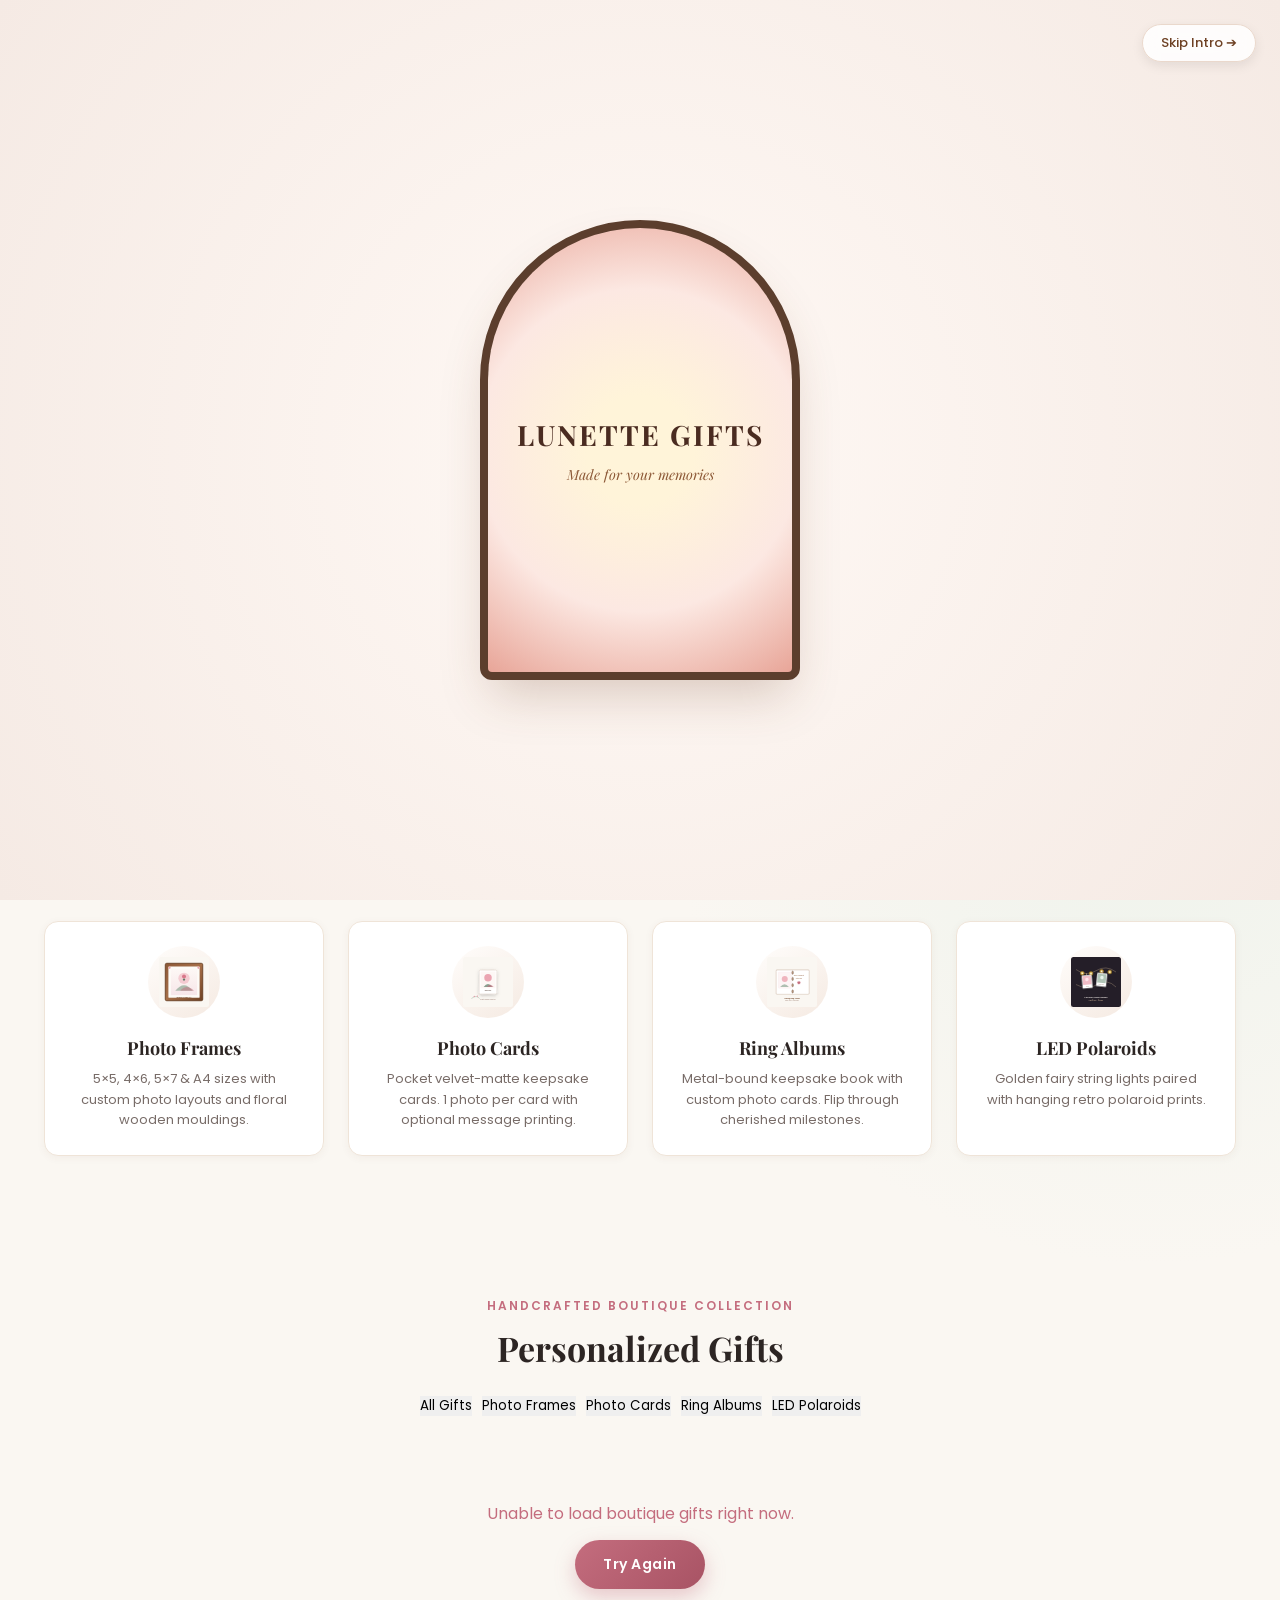
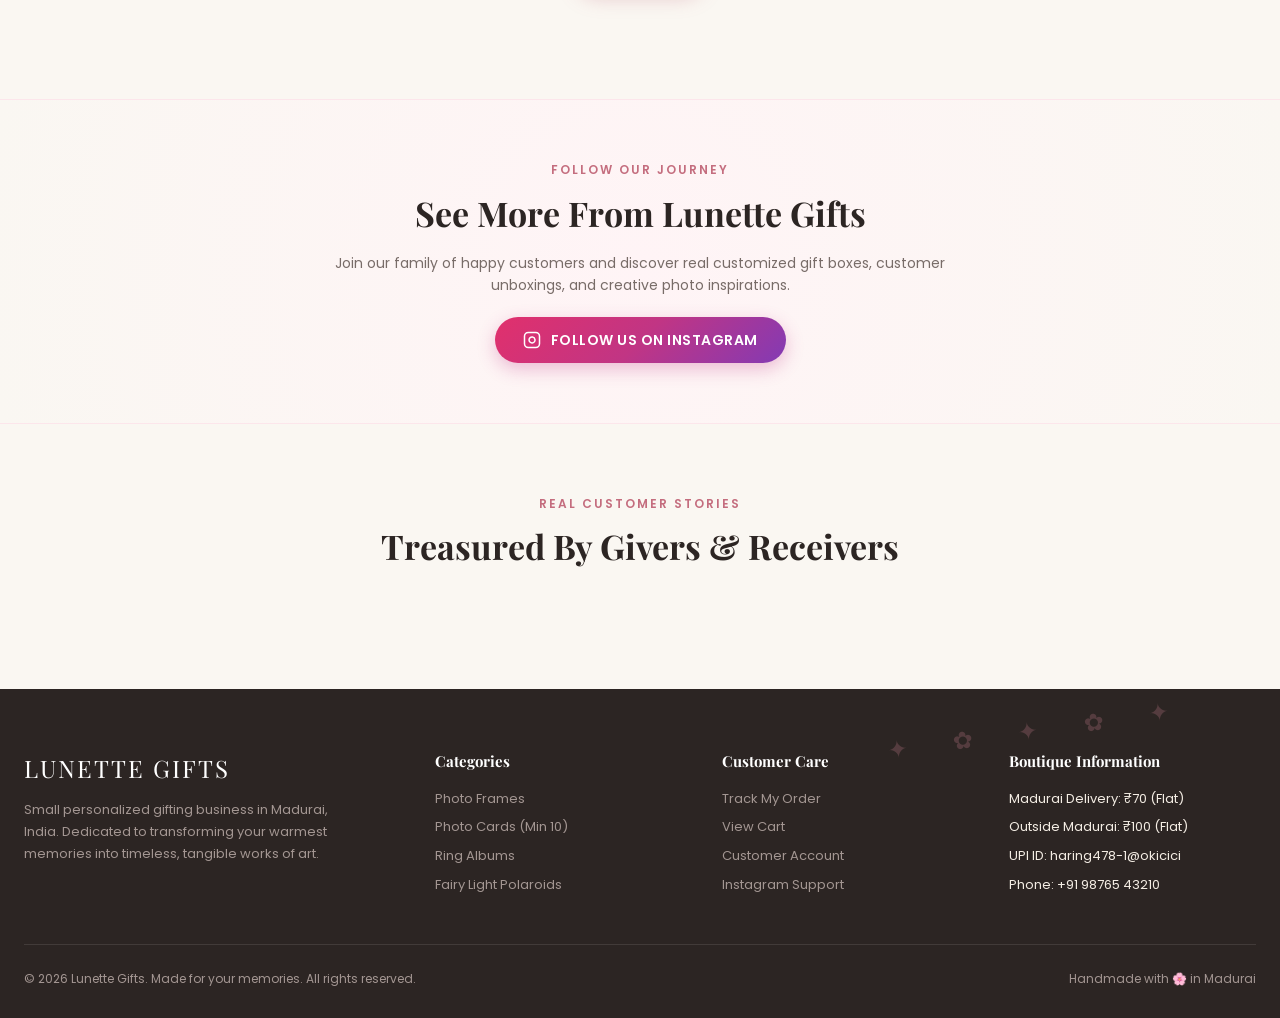
<file: LUNETTE-GIFTS-FRONTEND/index.html>
<!DOCTYPE html>
<html lang="en">
<head>
    <meta charset="UTF-8">
    <meta name="viewport" content="width=device-width, initial-scale=1.0">
    <title>Lunette Gifts — Personalized Gift Boutique & Photo Keepsakes</title>
    <link rel="stylesheet" href="./css/boutique-theme.css">
    <link rel="stylesheet" href="./css/opening-door.css">
    <link rel="stylesheet" href="./css/lunette-polish.css">
</head>
<body>

    <!-- =========================================================
         1. BOUTIQUE OPENING DOOR ENTRANCE ANIMATION
         ========================================================= -->
    <div id="opening-screen">
        <button class="skip-intro-btn" type="button">Skip Intro ➔</button>

        <div class="door-wrapper">
            <!-- Warm Boutique Backlight Glow & Revealed Logo -->
            <div class="boutique-glow">
                <div class="boutique-logo-reveal">
                    <h1>LUNETTE GIFTS</h1>
                    <p>Made for your memories</p>
                </div>
            </div>

            <!-- Left Door Leaf -->
            <div class="door-leaf door-left">
                <div class="door-handle"></div>
            </div>

            <!-- Right Door Leaf -->
            <div class="door-leaf door-right">
                <div class="door-handle"></div>
            </div>

            <!-- Soft Petal Burst Animation -->
            <div class="petal-burst">
                <div class="petal"></div>
                <div class="petal"></div>
                <div class="petal"></div>
                <div class="petal"></div>
            </div>
        </div>
    </div>

    <!-- =========================================================
         2. TOP NOTICE BAR
         ========================================================= -->
    <div class="top-bar">
        🌸 Handcrafted with love in Madurai • Flat ₹70 Local Delivery / ₹100 Outside • Premium Floral Keepsakes
    </div>

    <!-- =========================================================
         3. SITE HEADER & NAVIGATION
         ========================================================= -->
    <header class="site-header">
        <div class="header-container">
            <a href="./" class="brand-logo">
                <svg viewBox="0 0 24 24" fill="none" stroke="currentColor" stroke-width="1.8">
                    <path d="M12 2a5 5 0 0 0-5 5c0 4 5 9 5 9s5-5 5-9a5 5 0 0 0-5-5z"/>
                    <circle cx="12" cy="7" r="2"/>
                    <path d="M7 14c-3 0-5 2-5 4v2h20v-2c0-2-2-4-5-4"/>
                </svg>
                <div>
                    <span class="brand-title">Lunette Gifts</span>
                    <span class="brand-subtitle">Personalized Keepsakes</span>
                </div>
            </a>

            <nav>
                <ul class="nav-menu">
                    <li><a href="./" class="nav-link active">Home</a></li>
                    <li><a href="#catalog" class="nav-link">Shop</a></li>
                    <li><a href="#catalog" class="nav-link" onclick="document.querySelector('[data-filter=\'PHOTO_FRAMES\']').click()">Photo Frames</a></li>
                    <li><a href="#catalog" class="nav-link" onclick="document.querySelector('[data-filter=\'PHOTO_CARDS\']').click()">Photo Cards</a></li>
                    <li><a href="#catalog" class="nav-link" onclick="document.querySelector('[data-filter=\'RING_ALBUMS\']').click()">Ring Albums</a></li>
                    <li><a href="#catalog" class="nav-link" onclick="document.querySelector('[data-filter=\'LED_POLAROIDS\']').click()">LED Polaroids</a></li>
                    <li><a href="./track.html" class="nav-link">Track Order</a></li>
                </ul>
            </nav>

            <div class="header-actions">
                <a href="./cart.html" class="header-icon-btn" title="View Cart">
                    <svg width="22" height="22" viewBox="0 0 24 24" fill="none" stroke="currentColor" stroke-width="2">
                        <path d="M6 2L3 6v14a2 2 0 0 0 2 2h14a2 2 0 0 0 2-2V6l-3-4z"/>
                        <line x1="3" y1="6" x2="21" y2="6"/>
                        <path d="M16 10a4 4 0 0 1-8 0"/>
                    </svg>
                    <span class="badge cart-badge" style="display: none;">0</span>
                </a>

                <a href="./login.html" id="header-account-link" class="header-icon-btn" title="Sign In / Account">
                    <svg width="22" height="22" viewBox="0 0 24 24" fill="none" stroke="currentColor" stroke-width="2">
                        <path d="M20 21v-2a4 4 0 0 0-4-4H8a4 4 0 0 0-4 4v2"/>
                        <circle cx="12" cy="7" r="4"/>
                    </svg>
                </a>
            </div>
        </div>
    </header>

    <!-- =========================================================
         4. HERO SECTION
         ========================================================= -->
    <section class="hero-section">
        <div class="hero-container">
            <div class="hero-content">
                <div class="hero-badge">🌸 Handcrafted Personalized Gifting</div>
                <h1 class="hero-title">
                    Turn Your Memories Into <span>Beautiful Gifts</span>
                </h1>
                <p class="hero-subtitle">
                    Personalized photo frames, cards, albums and more — made specially for you. Custom engraved text, archival prints, and floral handcrafted details.
                </p>
                <div class="hero-buttons">
                    <a href="#catalog" class="btn-primary">
                        SHOP NOW ➔
                    </a>
                    <a href="#catalog" class="btn-secondary">
                        CUSTOMIZE YOUR GIFT
                    </a>
                </div>
            </div>

            <div class="hero-visual">
                <div class="hero-visual-card">
                    <img src="./images/realistic-frame.jpg" alt="Handcrafted personalized memory frame">
                    <div class="floating-pill">
                        <span>✨</span>
                        <span>Made for your dearest memories</span>
                    </div>
                </div>
            </div>
        </div>
    </section>

    <!-- =========================================================
         5. PRODUCT CATEGORIES SHOWCASE
         ========================================================= -->
    <section class="section">
        <div class="section-header">
            <span class="section-subtitle">Curated Categories</span>
            <h2 class="section-title">Cherish Every Occasion</h2>
        </div>

        <div class="categories-grid">
            <div class="category-card" onclick="document.querySelector('[data-filter=\'PHOTO_FRAMES\']').click(); location.href='#catalog';">
                <div class="category-icon">
                    <img src="./images/frame-thumb.svg" alt="Photo Frames">
                </div>
                <h3 class="category-title">Photo Frames</h3>
                <p class="category-desc">5×5, 4×6, 5×7 & A4 sizes with custom photo layouts and floral wooden mouldings.</p>
            </div>

            <div class="category-card" onclick="document.querySelector('[data-filter=\'PHOTO_CARDS\']').click(); location.href='#catalog';">
                <div class="category-icon">
                    <img src="./images/cards-thumb.svg" alt="Photo Cards">
                </div>
                <h3 class="category-title">Photo Cards</h3>
                <p class="category-desc">Pocket velvet-matte keepsake cards. 1 photo per card with optional message printing.</p>
            </div>

            <div class="category-card" onclick="document.querySelector('[data-filter=\'RING_ALBUMS\']').click(); location.href='#catalog';">
                <div class="category-icon">
                    <img src="./images/album-thumb.svg" alt="Ring Albums">
                </div>
                <h3 class="category-title">Ring Albums</h3>
                <p class="category-desc">Metal-bound keepsake book with custom photo cards. Flip through cherished milestones.</p>
            </div>

            <div class="category-card" onclick="document.querySelector('[data-filter=\'LED_POLAROIDS\']').click(); location.href='#catalog';">
                <div class="category-icon">
                    <img src="./images/led-thumb.svg" alt="LED Polaroids">
                </div>
                <h3 class="category-title">LED Polaroids</h3>
                <p class="category-desc">Golden fairy string lights paired with hanging retro polaroid prints.</p>
            </div>
        </div>
    </section>

    <!-- =========================================================
         6. PRODUCT CATALOG & FILTERS
         ========================================================= -->
    <section class="section" id="catalog">
        <div class="section-header">
            <span class="section-subtitle">Handcrafted Boutique Collection</span>
            <h2 class="section-title">Personalized Gifts</h2>
            <div style="display: flex; justify-content: center; gap: 10px; margin-top: 20px; flex-wrap: wrap;">
                <button class="period-tab active" data-filter="ALL">All Gifts</button>
                <button class="period-tab" data-filter="PHOTO_FRAMES">Photo Frames</button>
                <button class="period-tab" data-filter="PHOTO_CARDS">Photo Cards</button>
                <button class="period-tab" data-filter="RING_ALBUMS">Ring Albums</button>
                <button class="period-tab" data-filter="LED_POLAROIDS">LED Polaroids</button>
            </div>
        </div>

        <div class="products-grid" id="products-grid">
            <!-- Populated dynamically via store.js -->
            <div style="grid-column: 1/-1; text-align: center; padding: 40px; color: #786C68;">
                Loading boutique collection...
            </div>
        </div>
    </section>

    <!-- =========================================================
         7. INSTAGRAM SECTION (LINKING TO OFFICIAL INSTAGRAM)
         ========================================================= -->
    <section class="instagram-section">
        <div class="instagram-banner">
            <span class="section-subtitle">Follow Our Journey</span>
            <h2 class="section-title" style="margin-bottom: 12px;">See More From Lunette Gifts</h2>
            <p style="font-size: 14px; color: #786C68;">
                Join our family of happy customers and discover real customized gift boxes, customer unboxings, and creative photo inspirations.
            </p>
            <a href="https://www.instagram.com/lunette_gifts/" target="_blank" rel="noopener noreferrer" class="instagram-btn">
                <svg width="18" height="18" viewBox="0 0 24 24" fill="none" stroke="currentColor" stroke-width="2">
                    <rect x="2" y="2" width="20" height="20" rx="5" ry="5"></rect>
                    <path d="M16 11.37A4 4 0 1 1 12.63 8 4 4 0 0 1 16 11.37z"></path>
                    <line x1="17.5" y1="6.5" x2="17.51" y2="6.5"></line>
                </svg>
                FOLLOW US ON INSTAGRAM
            </a>
        </div>
    </section>

    <!-- =========================================================
         8. CUSTOMER REVIEWS SECTION
         ========================================================= -->
    <section class="section">
        <div class="section-header">
            <span class="section-subtitle">Real Customer Stories</span>
            <h2 class="section-title">Treasured By Givers & Receivers</h2>
        </div>
        <div class="categories-grid" id="reviews-container">
            <!-- Populated via store.js -->
        </div>
    </section>

    <!-- =========================================================
         9. FOOTER
         ========================================================= -->
    <footer class="site-footer">
        <div class="footer-container">
            <div>
                <div class="footer-logo">LUNETTE GIFTS</div>
                <p class="footer-desc">
                    Small personalized gifting business in Madurai, India. Dedicated to transforming your warmest memories into timeless, tangible works of art.
                </p>
            </div>
            <div class="footer-col">
                <h4>Categories</h4>
                <ul class="footer-links">
                    <li><a href="#catalog">Photo Frames</a></li>
                    <li><a href="#catalog">Photo Cards (Min 10)</a></li>
                    <li><a href="#catalog">Ring Albums</a></li>
                    <li><a href="#catalog">Fairy Light Polaroids</a></li>
                </ul>
            </div>
            <div class="footer-col">
                <h4>Customer Care</h4>
                <ul class="footer-links">
                    <li><a href="./track.html">Track My Order</a></li>
                    <li><a href="./cart.html">View Cart</a></li>
                    <li><a href="./login.html">Customer Account</a></li>
                    <li><a href="https://www.instagram.com/lunette_gifts/" target="_blank">Instagram Support</a></li>
                </ul>
            </div>
            <div class="footer-col">
                <h4>Boutique Information</h4>
                <ul class="footer-links">
                    <li>Madurai Delivery: ₹70 (Flat)</li>
                    <li>Outside Madurai: ₹100 (Flat)</li>
                    <li>UPI ID: haring478-1@okicici</li>
                    <li>Phone: +91 98765 43210</li>
                </ul>
            </div>
        </div>
        <div class="footer-bottom">
            <span>&copy; 2026 Lunette Gifts. Made for your memories. All rights reserved.</span>
            <span>Handmade with 🌸 in Madurai</span>
        </div>
    </footer>

    <!-- =========================================================
         10. INTERACTIVE PRODUCT CUSTOMIZATION MODAL
         ========================================================= -->
    <div class="modal-backdrop" id="product-modal-backdrop">
        <div class="modal-container">
            <div class="modal-header">
                <h3 class="modal-title" id="modal-product-title">Customize Your Gift</h3>
                <button class="modal-close-btn" onclick="closeProductModal()">✕</button>
            </div>
            <div class="modal-body" id="modal-dynamic-body">
                <!-- Dynamically filled by store.js -->
            </div>
            <div class="modal-footer">
                <div>
                    <span class="modal-price-calc">Total Price</span>
                    <div class="modal-total-display" id="modal-total-price">₹0</div>
                </div>
                <button class="btn-primary" id="modal-add-to-cart-btn" onclick="addCurrentProductToCart()">
                    Add To Cart
                </button>
            </div>
        </div>
    </div>

    <!-- Scripts -->
   <script src="./js/config.js"></script>
<script src="./js/boutique.js"></script>
<script src="./js/store.js"></script>
</body>
</html>
</file>
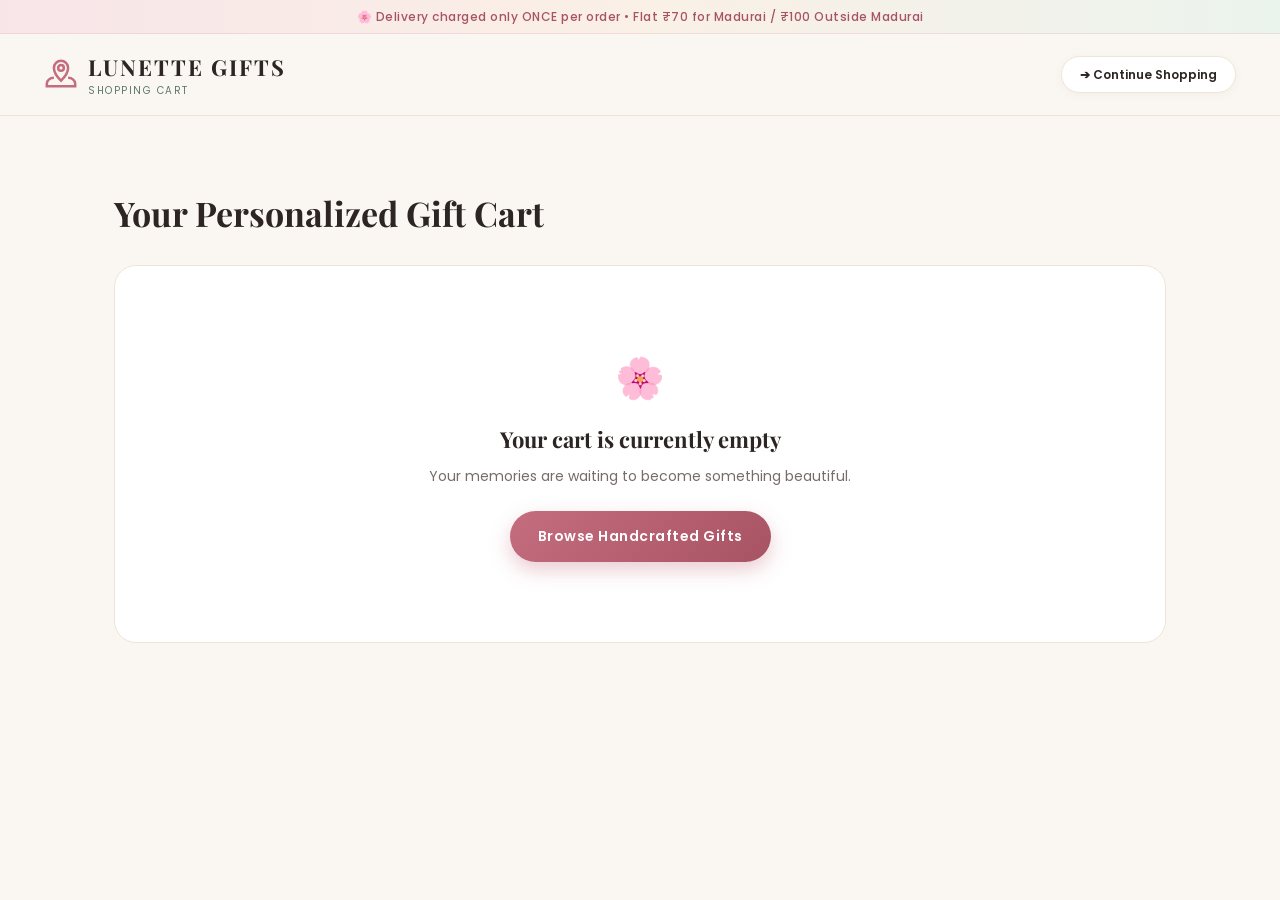
<file: LUNETTE-GIFTS-FRONTEND/cart.html>
<!DOCTYPE html>
<html lang="en">
<head>
    <meta charset="UTF-8">
    <meta name="viewport" content="width=device-width, initial-scale=1.0">
    <title>Shopping Cart & Checkout — Lunette Gifts</title>
    <link rel="stylesheet" href="./css/boutique-theme.css">
</head>
<body style="background-color: var(--bg-ivory);">

    <!-- Top Notice Bar -->
    <div class="top-bar">
        🌸 Delivery charged only ONCE per order • Flat ₹70 for Madurai / ₹100 Outside Madurai
    </div>

    <!-- Site Header -->
    <header class="site-header">
        <div class="header-container">
            <a href="./" class="brand-logo">
                <svg viewBox="0 0 24 24" fill="none" stroke="currentColor" stroke-width="1.8">
                    <path d="M12 2a5 5 0 0 0-5 5c0 4 5 9 5 9s5-5 5-9a5 5 0 0 0-5-5z"/>
                    <circle cx="12" cy="7" r="2"/>
                    <path d="M7 14c-3 0-5 2-5 4v2h20v-2c0-2-2-4-5-4"/>
                </svg>
                <div>
                    <span class="brand-title">Lunette Gifts</span>
                    <span class="brand-subtitle">Shopping Cart</span>
                </div>
            </a>
            <div class="header-actions">
                <a href="/" class="btn-secondary" style="font-size: 12px; padding: 8px 18px;">➔ Continue Shopping</a>
            </div>
        </div>
    </header>

    <div class="section" style="max-width: 1100px;">
        <h2 class="section-title" style="margin-bottom: 24px;">Your Personalized Gift Cart</h2>

        <!-- Empty Cart State -->
        <div id="cart-empty-notice" style="display: none; text-align: center; padding: 80px 20px; background: #FFFFFF; border-radius: var(--radius-lg); border: 1px solid var(--border-soft);">
            <div style="font-size: 40px; margin-bottom: 12px;">🌸</div>
            <h3 style="font-size: 22px; color: var(--text-main); margin-bottom: 8px;">Your cart is currently empty</h3>
            <p style="color: var(--text-muted); font-size: 14px; margin-bottom: 24px;">
                Your memories are waiting to become something beautiful.
            </p>
            <a href="/" class="btn-primary">Browse Handcrafted Gifts</a>
        </div>

        <!-- Cart Grid Layout -->
        <div id="checkout-form-container" style="display: grid; grid-template-columns: 1.3fr 0.9fr; gap: 36px;">

            <!-- Left Column: Cart Items & Shipping Details -->
            <div>
                <!-- Items Box -->
                <div style="background: #FFFFFF; border: 1px solid var(--border-soft); border-radius: var(--radius-md); padding: 24px; margin-bottom: 24px;">
                    <h3 style="font-size: 17px; margin-bottom: 16px; border-bottom: 1px solid var(--border-soft); padding-bottom: 10px;">
                        Configured Items & Uploads
                    </h3>
                    <div id="cart-items-container">
                        <!-- Populated by cart.js -->
                    </div>
                </div>

                <!-- Shipping Address Form -->
                <div style="background: #FFFFFF; border: 1px solid var(--border-soft); border-radius: var(--radius-md); padding: 24px;">
                    <h3 style="font-size: 17px; margin-bottom: 16px; border-bottom: 1px solid var(--border-soft); padding-bottom: 10px;">
                        Delivery & Customer Information
                    </h3>

                    <div style="display: grid; grid-template-columns: 1fr 1fr; gap: 14px;">
                        <div>
                            <label style="font-size: 12px; font-weight: 600;">Full Name *</label>
                            <input type="text" class="input-field" id="shipping-name" placeholder="e.g. Kavya Ramesh" required>
                        </div>
                        <div>
                            <label style="font-size: 12px; font-weight: 600;">WhatsApp / Phone Number *</label>
                            <input type="tel" class="input-field" id="shipping-phone" placeholder="e.g. 9843210987" required>
                        </div>
                    </div>

                    <div style="margin-top: 10px;">
                        <label style="font-size: 12px; font-weight: 600;">Email Address (Optional)</label>
                        <input type="email" class="input-field" id="shipping-email" placeholder="kavya@example.com">
                    </div>

                    <div style="margin-top: 10px;">
                        <label style="font-size: 12px; font-weight: 600;">Delivery Address *</label>
                        <textarea class="input-field" id="shipping-address" rows="3" placeholder="Door No, Street name, Landmark..." required></textarea>
                    </div>

                    <div style="display: grid; grid-template-columns: 1fr 1fr 1fr; gap: 14px; margin-top: 10px;">
                        <div>
                            <label style="font-size: 12px; font-weight: 600;">PIN Code *</label>
                            <input type="text" class="input-field" id="shipping-pincode" placeholder="625001" onblur="verifyPinCode()" oninput="if(this.value.length >= 6) verifyPinCode();" required>
                        </div>
                        <div>
                            <label style="font-size: 12px; font-weight: 600;">City</label>
                            <input type="text" class="input-field" id="shipping-city" placeholder="Madurai">
                        </div>
                        <div>
                            <label style="font-size: 12px; font-weight: 600;">State</label>
                            <input type="text" class="input-field" id="shipping-state" value="Tamil Nadu">
                        </div>
                    </div>

                    <div id="pincode-status-message" style="margin-top: 8px;"></div>

                    <div style="margin-top: 14px;">
                        <label style="font-size: 12px; font-weight: 600;">Gift Message / Special Notes</label>
                        <input type="text" class="input-field" id="order-notes" placeholder="e.g. Please wrap in blush ribbon with anniversary tag">
                    </div>
                </div>
            </div>

            <!-- Right Column: Summary, Coupons & UPI Scan & Pay -->
            <div>
                <!-- Order Summary & Coupon -->
                <div style="background: #FFFFFF; border: 1px solid var(--border-soft); border-radius: var(--radius-md); padding: 24px; margin-bottom: 24px;">
                    <h3 style="font-size: 17px; margin-bottom: 16px; border-bottom: 1px solid var(--border-soft); padding-bottom: 10px;">
                        Order Summary
                    </h3>

                    <!-- Coupon Code Input -->
                    <div style="display: flex; gap: 8px; margin-bottom: 18px;">
                        <input type="text" class="input-field" id="coupon-code-input" placeholder="Coupon Code (e.g. WELCOME10)" style="margin: 0; text-transform: uppercase;">
                        <button type="button" class="btn-secondary" onclick="applyCoupon()" style="padding: 0 18px;">Apply</button>
                    </div>
                    <div id="coupon-message" style="font-size: 12px; margin-top: -12px; margin-bottom: 14px;"></div>

                    <div class="cart-row">
                        <span>Items Subtotal</span>
                        <strong id="summary-subtotal">₹0</strong>
                    </div>
                    <div class="cart-row" id="summary-discount-row" style="display: none; color: #5B7B66;">
                        <span>Coupon Discount</span>
                        <strong id="summary-discount">-₹0</strong>
                    </div>
                    <div class="cart-row">
                        <span>
                            Delivery Charge
                            <small style="display: block; font-size: 11px; color: #7C9D86;">Charged once per order</small>
                        </span>
                        <strong id="summary-delivery">₹70</strong>
                    </div>
                    <div class="cart-row total">
                        <span>Grand Total</span>
                        <span id="summary-total" style="color: var(--rose-600);">₹0</span>
                    </div>
                </div>

                <!-- UPI Payment (Scan & Pay with Provided QR) -->
                <div style="background: #FFFFFF; border: 1.5px solid var(--rose-200); border-radius: var(--radius-md); padding: 24px;">
                    <div style="display: flex; align-items: center; justify-content: space-between; margin-bottom: 14px;">
                        <h3 style="font-size: 17px; color: var(--text-main);">
                            UPI Scan & Pay
                        </h3>
                        <span class="status-badge confirmed">Instant UPI</span>
                    </div>

                    <p style="font-size: 12px; color: #786C68; margin-bottom: 14px;">
                        Scan the official QR below using GPay, PhonePe, Paytm, or any UPI app.
                    </p>

                    <!-- Real Supplied QR Code Image -->
                    <div style="text-align: center; background: #FAF7F2; border-radius: var(--radius-md); padding: 18px; border: 1px solid var(--border-soft); margin-bottom: 16px;">
                        <img src="./images/upi-qr.png" alt="Lunette Gifts UPI QR" style="max-width: 210px; width: 100%; border-radius: 8px; box-shadow: 0 4px 12px rgba(0,0,0,0.06);">
                        <div style="margin-top: 10px;">
                            <span style="font-size: 11px; color: #786C68; display: block;">UPI ID:</span>
                            <strong style="font-size: 14px; color: #2C2523;">haring478-1@okicici</strong>
                        </div>
                        <button type="button" class="btn-secondary" onclick="copyUpiId()" style="margin-top: 8px; font-size: 11px; padding: 6px 14px;">
                            📋 Copy UPI ID
                        </button>
                    </div>

                    <!-- Payment Proof & Reference Input -->
                    <div style="margin-bottom: 14px;">
                        <label style="font-size: 12px; font-weight: 600; color: #2C2523;">UPI Reference / Transaction ID</label>
                        <input type="text" class="input-field" id="payment-reference" placeholder="e.g. UPI-1234567890">
                    </div>

                    <div style="margin-bottom: 20px;">
                        <label style="font-size: 12px; font-weight: 600; color: #2C2523; display: block; margin-bottom: 6px;">Upload Payment Screenshot (Proof)</label>
                        <label class="btn-secondary" style="font-size: 12px; padding: 8px 16px; cursor: pointer; display: inline-block;">
                            📷 Upload Screenshot
                            <input type="file" accept="image/*" style="display: none;" onchange="handlePaymentProofUpload(this)">
                        </label>
                        <span id="payment-proof-status" style="font-size: 11px; color: #786C68; margin-left: 8px;"></span>
                    </div>

                    <button type="button" class="btn-primary" id="place-order-submit-btn" onclick="placeCustomerOrder(event)" style="width: 100%; justify-content: center; padding: 16px;">
                        Complete Order & Submit Payment ➔
                    </button>
                    <p style="font-size: 11px; text-align: center; color: #A39692; margin-top: 10px;">
                        🔒 Secure order handling • Direct artisanal workshop fulfillment
                    </p>
                </div>
            </div>
        </div>
    </div>

    <!-- =========================================================
         ORDER CONFIRMATION MODAL
         ========================================================= -->
    <div class="modal-backdrop" id="order-confirmation-modal">
        <div class="modal-container" style="max-width: 520px; text-align: center; padding: 36px 28px;">
            <div style="font-size: 50px; margin-bottom: 14px;">🌸</div>
            <h2 style="font-family: 'Playfair Display', serif; font-size: 26px; color: var(--text-main); margin-bottom: 8px;">
                Thank You for Your Order!
            </h2>
            <p style="font-size: 14px; color: var(--text-muted); margin-bottom: 20px;">
                Your memories are in caring hands. Your order has been placed successfully.
            </p>

            <div style="background: #FAF7F2; border: 1.5px dashed #E892A2; border-radius: var(--radius-md); padding: 18px; margin-bottom: 24px;">
                <span style="font-size: 12px; color: #786C68; text-transform: uppercase; letter-spacing: 1px; font-weight: 600;">Order Number</span>
                <div id="confirm-order-number" style="font-size: 24px; font-weight: 700; color: var(--rose-600); margin-top: 4px;">
                    LG-10026
                </div>
                <small style="color: #5B7B66; font-size: 12px;">Payment verification in progress</small>
            </div>

            <div style="display: flex; gap: 12px; justify-content: center;">
                <a href="#" id="confirm-track-link" class="btn-primary">
                    Track Your Order
                </a>
                <a href="/" class="btn-secondary">
                    Back to Home
                </a>
            </div>
        </div>
    </div>

    <!-- Scripts -->
    <script src="./js/config.js"></script>
    <script src="./js/boutique.js"></script>
    <script src="./js/cart.js"></script>
</body>
</html>
</file>
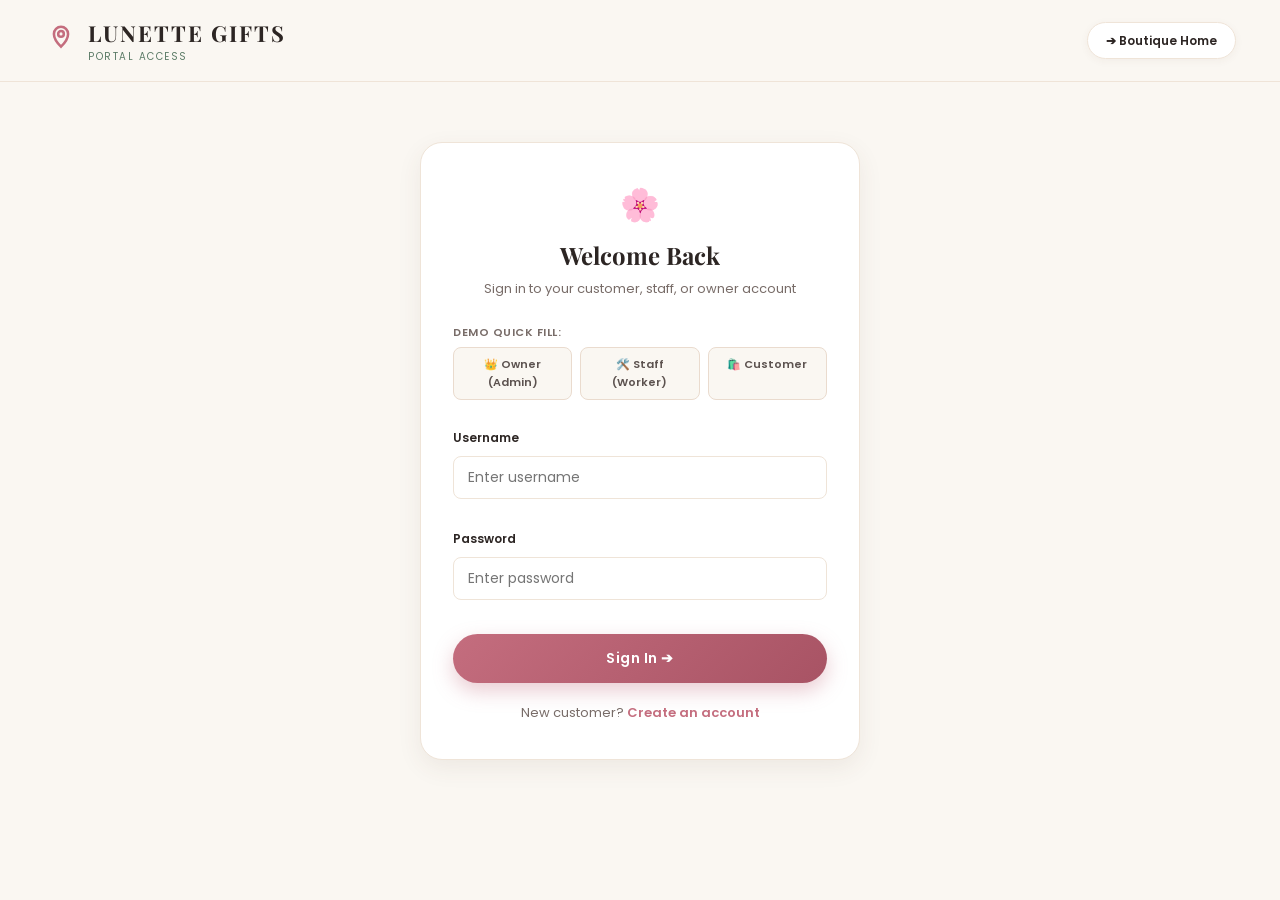
<file: LUNETTE-GIFTS-FRONTEND/login.html>
<!DOCTYPE html>
<html lang="en">
<head>
    <meta charset="UTF-8">
    <meta name="viewport" content="width=device-width, initial-scale=1.0">
    <title>Sign In — Lunette Gifts</title>
    <link rel="stylesheet" href="./css/boutique-theme.css">
    <style>
        .auth-container {
            max-width: 440px;
            margin: 60px auto;
            padding: 36px 32px;
            background: #FFFFFF;
            border-radius: var(--radius-lg);
            border: 1px solid var(--border-soft);
            box-shadow: var(--shadow-md);
        }
        .demo-pills {
            display: flex;
            gap: 8px;
            margin-bottom: 24px;
            flex-wrap: wrap;
        }
        .demo-pill {
            flex: 1;
            padding: 8px 10px;
            border-radius: var(--radius-sm);
            font-size: 11px;
            font-weight: 600;
            background: #FAF7F2;
            border: 1px solid #EADBCE;
            color: #5C524F;
            text-align: center;
            cursor: pointer;
            transition: all 0.2s;
        }
        .demo-pill:hover {
            border-color: #C46D7E;
            color: #C46D7E;
            background: #FFF5F7;
        }
    </style>
</head>
<body style="background-color: var(--bg-ivory);">

    <!-- Header -->
    <header class="site-header">
        <div class="header-container">
            <a href="./" class="brand-logo">
                <svg viewBox="0 0 24 24" fill="none" stroke="currentColor" stroke-width="1.8">
                    <path d="M12 2a5 5 0 0 0-5 5c0 4 5 9 5 9s5-5 5-9a5 5 0 0 0-5-5z"/>
                    <circle cx="12" cy="7" r="2"/>
                </svg>
                <div>
                    <span class="brand-title">Lunette Gifts</span>
                    <span class="brand-subtitle">Portal Access</span>
                </div>
            </a>
            <div class="header-actions">
               
<a
    href="https://lunette-gifts.netlify.app/"
    class="btn-secondary"
    style="font-size: 12px; padding: 8px 18px; text-decoration: none; display: inline-block;"
>
    ➔ Boutique Home
</a>


            </div>
        </div>
    </header>

    <div class="auth-container">
        <div style="text-align: center; margin-bottom: 24px;">
            <div style="font-size: 32px; margin-bottom: 6px;">🌸</div>
            <h2 style="font-family: 'Playfair Display', serif; font-size: 24px; color: var(--text-main);">Welcome Back</h2>
            <p style="font-size: 13px; color: var(--text-muted); margin-top: 4px;">Sign in to your customer, staff, or owner account</p>
        </div>

        <!-- Quick Demo Fill Buttons -->
        <div style="margin-bottom: 16px;">
            <span style="font-size: 11px; font-weight: 600; color: #786C68; text-transform: uppercase; letter-spacing: 0.5px; display: block; margin-bottom: 6px;">Demo Quick Fill:</span>
            <div class="demo-pills">
                <div class="demo-pill" onclick="quickFill('admin', 'admin123')">
                    👑 Owner (Admin)
                </div>
                <div class="demo-pill" onclick="quickFill('staff', 'staff123')">
                    🛠️ Staff (Worker)
                </div>
                <div class="demo-pill" onclick="quickFill('demo_user', 'user123')">
                    🛍️ Customer
                </div>
            </div>
        </div>

        <form id="login-form" onsubmit="handleLogin(event)">
            <div style="margin-bottom: 14px;">
                <label style="font-size: 12px; font-weight: 600; color: #2C2523;">Username</label>
                <input type="text" class="input-field" id="login-username" required placeholder="Enter username">
            </div>

            <div style="margin-bottom: 22px;">
                <label style="font-size: 12px; font-weight: 600; color: #2C2523;">Password</label>
                <input type="password" class="input-field" id="login-password" required placeholder="Enter password">
            </div>

            <button type="submit" class="btn-primary" id="login-submit-btn" style="width: 100%; justify-content: center; padding: 14px;">
                Sign In ➔
            </button>
        </form>

        <div style="text-align: center; margin-top: 20px; font-size: 13px; color: var(--text-muted);">
            New customer? <a href="./register.html" style="color: var(--rose-500); font-weight: 600;">Create an account</a>
        </div>
    </div>

    <script src="./js/config.js"></script>
    <script src="./js/boutique.js"></script>
    <script>
        function quickFill(u, p) {
            document.getElementById('login-username').value = u;
            document.getElementById('login-password').value = p;
        }

        async function handleLogin(event) {
            event.preventDefault();
            const u = document.getElementById('login-username').value.trim();
            const p = document.getElementById('login-password').value;

            const btn = document.getElementById('login-submit-btn');
            btn.disabled = true;
            btn.textContent = 'Verifying...';

            try {
                const res = await fetch(apiUrl('/api/auth/login'), {
                    method: 'POST',
                    headers: { 'Content-Type': 'application/json' },
                    body: JSON.stringify({ username: u, password: p })
                });

                if (!res.ok) {
                    const err = await res.json();
                    throw new Error(err.error || 'Login failed');
                }

                const data = await res.json();
                localStorage.setItem('lunette_token', data.token);
                localStorage.setItem('lunette_role', data.role);
                localStorage.setItem('lunette_username', data.username);
                if (data.permissions) {
                    localStorage.setItem('lunette_permissions', JSON.stringify(data.permissions));
                }

                showToast(`Welcome back, ${data.fullName || data.username}! 🌸`);

                setTimeout(() => {
                    if (data.role === 'ROLE_ADMIN') {
                        window.location.href = '/admin/index.html';
                    } else if (data.role === 'ROLE_WORKER') {
                        window.location.href = '/staff/index.html';
                    } else {
                        window.location.href = '/customer/account.html';
                    }
                }, 400);
            } catch (e) {
                showToast(e.message, 'error');
                btn.disabled = false;
                btn.textContent = 'Sign In ➔';
            }
        }
    </script>
</body>
</html>
</file>
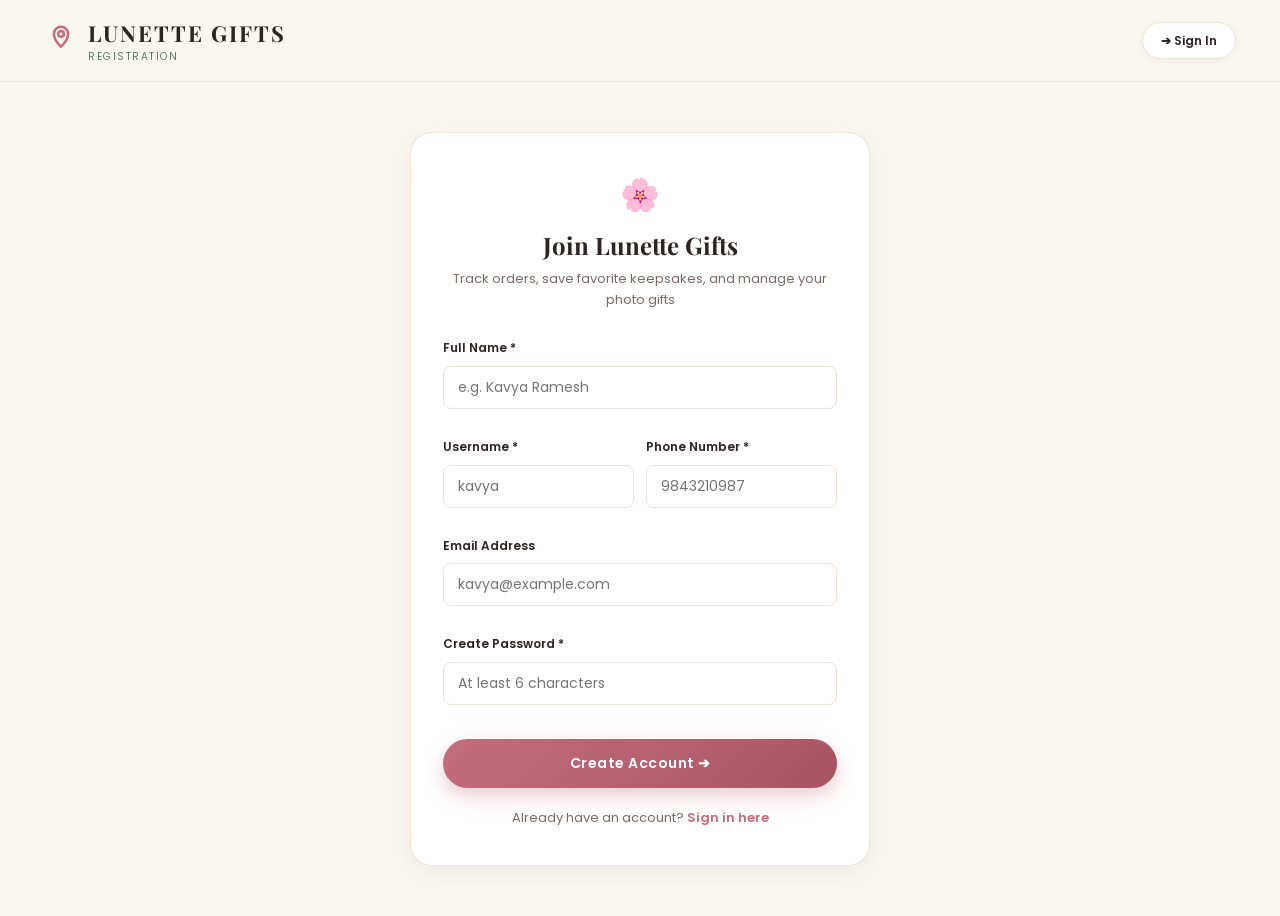
<file: LUNETTE-GIFTS-FRONTEND/register.html>
<!DOCTYPE html>
<html lang="en">
<head>
    <meta charset="UTF-8">
    <meta name="viewport" content="width=device-width, initial-scale=1.0">
    <title>Create Account — Lunette Gifts</title>
    <link rel="stylesheet" href="./css/boutique-theme.css">
    <style>
        .auth-container {
            max-width: 460px;
            margin: 50px auto;
            padding: 36px 32px;
            background: #FFFFFF;
            border-radius: var(--radius-lg);
            border: 1px solid var(--border-soft);
            box-shadow: var(--shadow-md);
        }
    </style>
</head>
<body style="background-color: var(--bg-ivory);">

    <!-- Header -->
    <header class="site-header">
        <div class="header-container">
            <a href="./" class="brand-logo">
                <svg viewBox="0 0 24 24" fill="none" stroke="currentColor" stroke-width="1.8">
                    <path d="M12 2a5 5 0 0 0-5 5c0 4 5 9 5 9s5-5 5-9a5 5 0 0 0-5-5z"/>
                    <circle cx="12" cy="7" r="2"/>
                </svg>
                <div>
                    <span class="brand-title">Lunette Gifts</span>
                    <span class="brand-subtitle">Registration</span>
                </div>
            </a>
            <div class="header-actions">
                <a href="./login.html" class="btn-secondary" style="font-size: 12px; padding: 8px 18px;">➔ Sign In</a>
            </div>
        </div>
    </header>

    <div class="auth-container">
        <div style="text-align: center; margin-bottom: 24px;">
            <div style="font-size: 32px; margin-bottom: 6px;">🌸</div>
            <h2 style="font-family: 'Playfair Display', serif; font-size: 24px; color: var(--text-main);">Join Lunette Gifts</h2>
            <p style="font-size: 13px; color: var(--text-muted); margin-top: 4px;">Track orders, save favorite keepsakes, and manage your photo gifts</p>
        </div>

        <form id="register-form" onsubmit="handleRegister(event)">
            <div style="margin-bottom: 12px;">
                <label style="font-size: 12px; font-weight: 600; color: #2C2523;">Full Name *</label>
                <input type="text" class="input-field" id="reg-name" required placeholder="e.g. Kavya Ramesh">
            </div>

            <div style="display: grid; grid-template-columns: 1fr 1fr; gap: 12px; margin-bottom: 12px;">
                <div>
                    <label style="font-size: 12px; font-weight: 600; color: #2C2523;">Username *</label>
                    <input type="text" class="input-field" id="reg-username" required placeholder="kavya">
                </div>
                <div>
                    <label style="font-size: 12px; font-weight: 600; color: #2C2523;">Phone Number *</label>
                    <input type="tel" class="input-field" id="reg-phone" required placeholder="9843210987">
                </div>
            </div>

            <div style="margin-bottom: 12px;">
                <label style="font-size: 12px; font-weight: 600; color: #2C2523;">Email Address</label>
                <input type="email" class="input-field" id="reg-email" placeholder="kavya@example.com">
            </div>

            <div style="margin-bottom: 22px;">
                <label style="font-size: 12px; font-weight: 600; color: #2C2523;">Create Password *</label>
                <input type="password" class="input-field" id="reg-password" required placeholder="At least 6 characters">
            </div>

            <button type="submit" class="btn-primary" id="reg-submit-btn" style="width: 100%; justify-content: center; padding: 14px;">
                Create Account ➔
            </button>
        </form>

        <div style="text-align: center; margin-top: 20px; font-size: 13px; color: var(--text-muted);">
            Already have an account? <a href="./login.html" style="color: var(--rose-500); font-weight: 600;">Sign in here</a>
        </div>
    </div>

    <script src="./js/config.js"></script>
    <script src="./js/boutique.js"></script>
    <script>
        async function handleRegister(event) {
            event.preventDefault();
            const btn = document.getElementById('reg-submit-btn');
            btn.disabled = true;
            btn.textContent = 'Creating Account...';

            const payload = {
                fullName: document.getElementById('reg-name').value.trim(),
                username: document.getElementById('reg-username').value.trim(),
                phone: document.getElementById('reg-phone').value.trim(),
                email: document.getElementById('reg-email').value.trim(),
                password: document.getElementById('reg-password').value
            };

            try {
                const res = await fetch(apiUrl('/api/auth/register'), {
                    method: 'POST',
                    headers: { 'Content-Type': 'application/json' },
                    body: JSON.stringify(payload)
                });

                if (!res.ok) {
                    const err = await res.json();
                    throw new Error(err.error || 'Registration failed');
                }

                const data = await res.json();
                localStorage.setItem('lunette_token', data.token);
                localStorage.setItem('lunette_role', data.role);
                localStorage.setItem('lunette_username', data.username);

                showToast('Welcome to Lunette Gifts! 🌸');
                setTimeout(() => {
                    window.location.href = '/customer/account.html';
                }, 400);
            } catch (e) {
                showToast(e.message, 'error');
                btn.disabled = false;
                btn.textContent = 'Create Account ➔';
            }
        }
    </script>
</body>
</html>
</file>
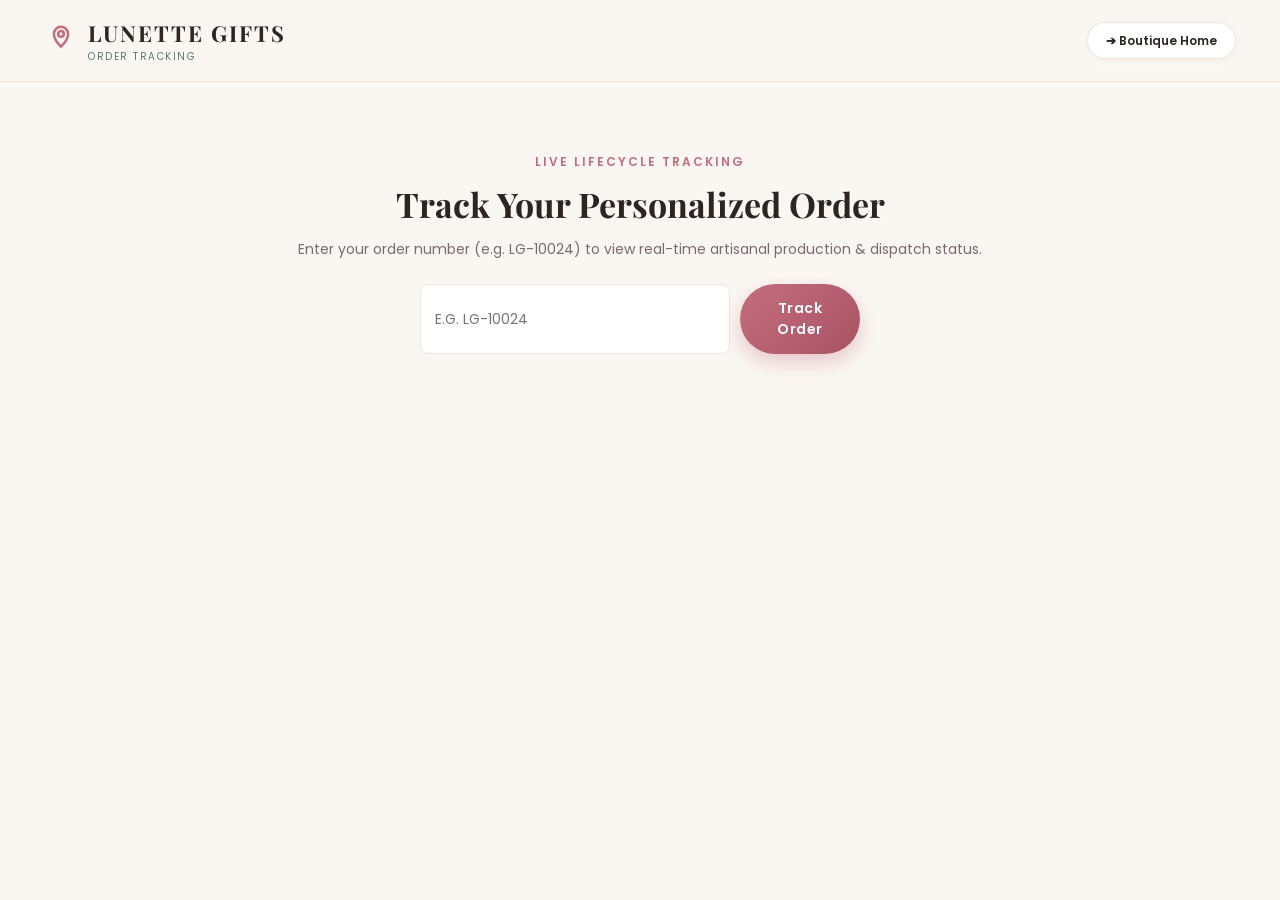
<file: LUNETTE-GIFTS-FRONTEND/track.html>
<!DOCTYPE html>
<html lang="en">
<head>
    <meta charset="UTF-8">
    <meta name="viewport" content="width=device-width, initial-scale=1.0">
    <title>Track Your Order — Lunette Gifts</title>
    <link rel="stylesheet" href="./css/boutique-theme.css">
    <style>
        .timeline-container {
            display: flex;
            align-items: center;
            justify-content: space-between;
            position: relative;
            margin: 40px 0 30px;
        }
        .timeline-line {
            position: absolute;
            top: 18px;
            left: 20px;
            right: 20px;
            height: 3px;
            background: #EFE4D8;
            z-index: 1;
        }
        .timeline-step {
            position: relative;
            z-index: 2;
            display: flex;
            flex-direction: column;
            align-items: center;
            text-align: center;
        }
        .timeline-icon {
            width: 38px;
            height: 38px;
            border-radius: 50%;
            background: #FFFFFF;
            border: 2px solid #EFE4D8;
            display: flex;
            align-items: center;
            justify-content: center;
            font-size: 14px;
            color: #786C68;
            transition: all 0.3s ease;
        }
        .timeline-step.completed .timeline-icon {
            background: #5B7B66;
            border-color: #5B7B66;
            color: #FFFFFF;
        }
        .timeline-step.current .timeline-icon {
            background: #C46D7E;
            border-color: #C46D7E;
            color: #FFFFFF;
            box-shadow: 0 0 0 5px rgba(196, 109, 126, 0.2);
        }
        .timeline-title {
            font-size: 11px;
            font-weight: 600;
            margin-top: 8px;
            color: #786C68;
            max-width: 80px;
        }
        .timeline-step.completed .timeline-title,
        .timeline-step.current .timeline-title {
            color: #2C2523;
        }
    </style>
</head>
<body>

    <!-- Header -->
    <header class="site-header">
        <div class="header-container">
            <a href="./" class="brand-logo">
                <svg viewBox="0 0 24 24" fill="none" stroke="currentColor" stroke-width="1.8">
                    <path d="M12 2a5 5 0 0 0-5 5c0 4 5 9 5 9s5-5 5-9a5 5 0 0 0-5-5z"/>
                    <circle cx="12" cy="7" r="2"/>
                </svg>
                <div>
                    <span class="brand-title">Lunette Gifts</span>
                    <span class="brand-subtitle">Order Tracking</span>
                </div>
            </a>
            <div class="header-actions">
                <a href="./" class="btn-secondary" style="font-size: 12px; padding: 8px 18px;">➔ Boutique Home</a>
            </div>
        </div>
    </header>

    <div class="section" style="max-width: 840px;">
        <div style="text-align: center; margin-bottom: 36px;">
            <span class="section-subtitle">Live Lifecycle Tracking</span>
            <h1 class="section-title">Track Your Personalized Order</h1>
            <p style="font-size: 14px; color: var(--text-muted); margin-top: 6px;">
                Enter your order number (e.g. LG-10024) to view real-time artisanal production & dispatch status.
            </p>

            <div style="display: flex; gap: 10px; max-width: 440px; margin: 24px auto 0;">
                <input type="text" class="input-field" id="track-order-input" placeholder="e.g. LG-10024" style="margin: 0; text-transform: uppercase;">
                <button type="button" class="btn-primary" onclick="lookupOrderTrack()">Track Order</button>
            </div>
        </div>

        <div id="tracking-result-box" style="display: none; background: #FFFFFF; border: 1px solid var(--border-soft); border-radius: var(--radius-lg); padding: 32px; box-shadow: var(--shadow-sm);">
            <div style="display: flex; justify-content: space-between; align-items: flex-start; border-bottom: 1px solid var(--border-soft); padding-bottom: 20px;">
                <div>
                    <span style="font-size: 12px; color: #786C68; text-transform: uppercase; letter-spacing: 1px;">Order Number</span>
                    <h2 id="track-order-num" style="font-size: 24px; color: var(--rose-600); margin: 2px 0 6px;">LG-10024</h2>
                    <span id="track-customer-name" style="font-size: 14px; color: #2C2523;">Kavya Ramesh</span>
                </div>
                <div style="text-align: right;">
                    <span id="track-status-pill" class="status-badge placed">ORDER_PLACED</span>
                    <div style="font-size: 13px; font-weight: 700; color: #2C2523; margin-top: 6px;" id="track-total-amount">₹350</div>
                    <small style="color: #786C68;" id="track-zone">Madurai Delivery</small>
                </div>
            </div>

            <!-- Visual Progress Timeline -->
            <div class="timeline-container">
                <div class="timeline-line"></div>
                <div class="timeline-step" id="step-placed">
                    <div class="timeline-icon">✓</div>
                    <div class="timeline-title">Order Placed</div>
                </div>
                <div class="timeline-step" id="step-payment">
                    <div class="timeline-icon">₹</div>
                    <div class="timeline-title">Payment Confirmed</div>
                </div>
                <div class="timeline-step" id="step-design">
                    <div class="timeline-icon">🎨</div>
                    <div class="timeline-title">Design Approved</div>
                </div>
                <div class="timeline-step" id="step-production">
                    <div class="timeline-icon">🔨</div>
                    <div class="timeline-title">In Production</div>
                </div>
                <div class="timeline-step" id="step-ready">
                    <div class="timeline-icon">📦</div>
                    <div class="timeline-title">Ready</div>
                </div>
                <div class="timeline-step" id="step-delivery">
                    <div class="timeline-icon">🚚</div>
                    <div class="timeline-title">Delivered</div>
                </div>
            </div>

            <!-- Detailed Status Log -->
            <div style="margin-top: 30px; border-top: 1px solid var(--border-soft); padding-top: 20px;">
                <h4 style="font-size: 14px; margin-bottom: 12px; color: #2C2523;">Artisanal Production Updates:</h4>
                <div id="track-history-list" style="display: flex; flex-direction: column; gap: 10px;">
                    <!-- History entries -->
                </div>
            </div>
        </div>

        <div id="tracking-error-box" style="display: none; text-align: center; padding: 40px; background: #FFFFFF; border-radius: var(--radius-md); border: 1px solid var(--border-soft); color: #A85364;">
            Order not found. Please double check your order number.
        </div>
    </div>

    <script src="./js/config.js"></script>
    <script src="./js/boutique.js"></script>
    <script>
        document.addEventListener('DOMContentLoaded', () => {
            const params = new URLSearchParams(window.location.search);
            const orderParam = params.get('order');
            if (orderParam) {
                document.getElementById('track-order-input').value = orderParam;
                lookupOrderTrack();
            }
        });

        async function lookupOrderTrack() {
            const num = document.getElementById('track-order-input').value.trim();
            if (!num) return;

            const resBox = document.getElementById('tracking-result-box');
            const errBox = document.getElementById('tracking-error-box');

            try {
const res = await fetch(
    apiUrl(`/api/store/orders/track/${encodeURIComponent(num)}`)
);
                if (!res.ok) {
                    resBox.style.display = 'none';
                    errBox.style.display = 'block';
                    return;
                }

                const data = await res.json();
                errBox.style.display = 'none';
                resBox.style.display = 'block';

                document.getElementById('track-order-num').textContent = data.orderNumber;
                document.getElementById('track-customer-name').textContent = `Customer: ${data.customerName}`;
                document.getElementById('track-total-amount').textContent = `₹${data.totalAmount}`;
                document.getElementById('track-zone').textContent = `${data.deliveryZone} Zone (₹${data.deliveryCharge})`;

                const pill = document.getElementById('track-status-pill');
                pill.textContent = data.orderStatus;
                pill.className = `status-badge ${getStatusBadgeClass(data.orderStatus)}`;

                updateTimelineSteps(data.orderStatus);

                // Render history
                const histContainer = document.getElementById('track-history-list');
                if (data.history && data.history.length > 0) {
                    histContainer.innerHTML = data.history.map(h => `
                        <div style="background: #FAF7F2; padding: 10px 14px; border-radius: 8px; font-size: 13px; display: flex; justify-content: space-between; align-items: center;">
                            <div>
                                <strong style="color: #5B7B66;">${h.newStatus}</strong>
                                <span style="color: #786C68; margin-left: 8px;">${h.notes || ''}</span>
                            </div>
                            <small style="color: #A39692;">${h.changedAt ? h.changedAt.replace('T', ' ').substring(0, 16) : ''}</small>
                        </div>
                    `).join('');
                } else {
                    histContainer.innerHTML = '<div style="font-size: 12px; color: #786C68;">Order registered. Initial workshop processing underway.</div>';
                }
            } catch (e) {
                resBox.style.display = 'none';
                errBox.style.display = 'block';
            }
        }

        function updateTimelineSteps(status) {
            const steps = ['placed', 'payment', 'design', 'production', 'ready', 'delivery'];
            steps.forEach(s => {
                const elem = document.getElementById(`step-${s}`);
                if (elem) elem.className = 'timeline-step';
            });

            const statusRank = {
                'ORDER_PLACED': 0,
                'PAYMENT_PENDING': 0,
                'PAYMENT_CONFIRMED': 1,
                'DESIGN_PENDING': 1,
                'DESIGN_APPROVED': 2,
                'IN_PRODUCTION': 3,
                'READY': 4,
                'OUT_FOR_DELIVERY': 4,
                'DELIVERED': 5
            };

            const currentRank = statusRank[status] !== undefined ? statusRank[status] : 0;

            for (let i = 0; i < steps.length; i++) {
                const elem = document.getElementById(`step-${steps[i]}`);
                if (!elem) continue;
                if (i < currentRank) {
                    elem.classList.add('completed');
                } else if (i === currentRank) {
                    elem.classList.add('current');
                }
            }
        }

        function getStatusBadgeClass(status) {
            switch (status) {
                case 'ORDER_PLACED': return 'placed';
                case 'PAYMENT_PENDING': return 'pending';
                case 'PAYMENT_CONFIRMED': return 'confirmed';
                case 'IN_PRODUCTION': return 'production';
                case 'READY': return 'ready';
                case 'DELIVERED': return 'delivered';
                default: return 'pending';
            }
        }
    </script>
</body>
</html>
</file>
<file: LUNETTE-GIFTS-FRONTEND/css/boutique-theme.css>
/* =========================================================
   LUNETTE GIFTS — BOUTIQUE PREMIUM FLORAL THEME
   ========================================================= */

@import url('https://fonts.googleapis.com/css2?family=Playfair+Display:ital,wght@0,400;0,600;0,700;1,400;1,600&family=Poppins:wght@300;400;500;600;700&display=swap');

:root {
    --bg-ivory: #FAF7F2;
    --bg-surface: #FFFFFF;
    --bg-warm: #F4EDE4;
    --bg-cream: #FDFBF7;

    --rose-50: #FFF5F7;
    --rose-100: #FCE6EB;
    --rose-200: #F7CCD6;
    --rose-400: #E892A2;
    --rose-500: #C46D7E;
    --rose-600: #A85364;

    --sage-100: #EBF3ED;
    --sage-300: #A3C2AC;
    --sage-500: #7C9D86;
    --sage-700: #5B7B66;

    --gold-300: #E2CEB8;
    --gold-500: #B8977E;
    --gold-700: #8C6D54;

    --text-main: #2C2523;
    --text-muted: #786C68;
    --text-light: #A39692;

    --border-soft: #EFE4D8;
    --border-hover: #DBC8B8;

    --shadow-sm: 0 2px 8px rgba(92, 62, 45, 0.05);
    --shadow-md: 0 8px 24px rgba(92, 62, 45, 0.08);
    --shadow-lg: 0 16px 40px rgba(92, 62, 45, 0.12);

    --radius-sm: 8px;
    --radius-md: 14px;
    --radius-lg: 22px;
    --radius-full: 9999px;
}

* {
    box-sizing: border-box;
    margin: 0;
    padding: 0;
}

body {
    font-family: 'Poppins', sans-serif;
    background-color: var(--bg-ivory);
    color: var(--text-main);
    line-height: 1.6;
    overflow-x: hidden;
}

h1, h2, h3, h4, .font-serif {
    font-family: 'Playfair Display', serif;
}

a {
    color: inherit;
    text-decoration: none;
}

button {
    font-family: inherit;
    cursor: pointer;
    border: none;
    outline: none;
}

/* =========================================================
   TOP NOTICE & HEADER
   ========================================================= */

.top-bar {
    background: linear-gradient(90deg, #F8E5E8 0%, #FAF0E6 50%, #EBF3ED 100%);
    text-align: center;
    padding: 7px 16px;
    font-size: 12px;
    font-weight: 500;
    color: var(--rose-600);
    letter-spacing: 0.5px;
    border-bottom: 1px solid rgba(196, 109, 126, 0.15);
}

.site-header {
    position: sticky;
    top: 0;
    z-index: 1000;
    background: rgba(250, 247, 242, 0.95);
    backdrop-filter: blur(12px);
    border-bottom: 1px solid var(--border-soft);
    transition: all 0.3s ease;
}

.header-container {
    max-width: 1240px;
    margin: 0 auto;
    padding: 16px 24px;
    display: flex;
    align-items: center;
    justify-content: space-between;
}

.brand-logo {
    display: flex;
    align-items: center;
    gap: 10px;
}

.brand-logo svg {
    width: 34px;
    height: 34px;
    color: var(--rose-500);
}

.brand-title {
    font-family: 'Playfair Display', serif;
    font-size: 22px;
    font-weight: 700;
    letter-spacing: 2px;
    color: var(--text-main);
    text-transform: uppercase;
}

.brand-subtitle {
    display: block;
    font-size: 10px;
    font-family: 'Poppins', sans-serif;
    color: var(--sage-700);
    letter-spacing: 1.5px;
    text-transform: uppercase;
    margin-top: -2px;
}

.nav-menu {
    display: flex;
    align-items: center;
    gap: 28px;
    list-style: none;
}

.nav-link {
    font-size: 14px;
    font-weight: 500;
    color: var(--text-main);
    transition: color 0.2s ease;
    position: relative;
    padding: 6px 0;
}

.nav-link:hover, .nav-link.active {
    color: var(--rose-500);
}

.nav-link::after {
    content: '';
    position: absolute;
    bottom: 0;
    left: 0;
    width: 0%;
    height: 2px;
    background-color: var(--rose-500);
    transition: width 0.25s ease;
}

.nav-link:hover::after, .nav-link.active::after {
    width: 100%;
}

.header-actions {
    display: flex;
    align-items: center;
    gap: 18px;
}

.header-icon-btn {
    position: relative;
    background: transparent;
    padding: 8px;
    border-radius: var(--radius-full);
    color: var(--text-main);
    transition: all 0.2s ease;
    display: flex;
    align-items: center;
    justify-content: center;
}

.header-icon-btn:hover {
    background: var(--rose-100);
    color: var(--rose-500);
}

.badge {
    position: absolute;
    top: 2px;
    right: 2px;
    background: var(--rose-500);
    color: #FFFFFF;
    font-size: 10px;
    font-weight: 600;
    width: 18px;
    height: 18px;
    border-radius: var(--radius-full);
    display: flex;
    align-items: center;
    justify-content: center;
}

.mobile-menu-toggle {
    display: none;
    background: none;
    font-size: 22px;
    color: var(--text-main);
}

/* =========================================================
   HERO BANNER
   ========================================================= */

.hero-section {
    position: relative;
    padding: 70px 24px 80px;
    background: radial-gradient(circle at 80% 20%, #FCECEF 0%, #FAF7F2 60%);
    overflow: hidden;
}

.hero-container {
    max-width: 1240px;
    margin: 0 auto;
    display: grid;
    grid-template-columns: 1.1fr 0.9fr;
    gap: 50px;
    align-items: center;
}

.hero-badge {
    display: inline-flex;
    align-items: center;
    gap: 8px;
    padding: 6px 14px;
    background: var(--rose-100);
    color: var(--rose-600);
    border-radius: var(--radius-full);
    font-size: 12px;
    font-weight: 600;
    margin-bottom: 20px;
    letter-spacing: 0.5px;
}

.hero-title {
    font-size: 48px;
    line-height: 1.18;
    color: var(--text-main);
    margin-bottom: 18px;
}

.hero-title span {
    color: var(--rose-500);
    font-style: italic;
}

.hero-subtitle {
    font-size: 16px;
    color: var(--text-muted);
    margin-bottom: 34px;
    max-width: 520px;
}

.hero-buttons {
    display: flex;
    flex-wrap: wrap;
    gap: 16px;
}

.btn-primary {
    background: linear-gradient(135deg, var(--rose-500) 0%, var(--rose-600) 100%);
    color: #FFFFFF;
    padding: 14px 28px;
    border-radius: var(--radius-full);
    font-size: 14px;
    font-weight: 600;
    letter-spacing: 0.5px;
    box-shadow: 0 8px 20px rgba(196, 109, 126, 0.35);
    transition: all 0.25s ease;
    display: inline-flex;
    align-items: center;
    gap: 8px;
}

.btn-primary:hover {
    transform: translateY(-2px);
    box-shadow: 0 12px 28px rgba(196, 109, 126, 0.45);
}

.btn-secondary {
    background: #FFFFFF;
    color: var(--text-main);
    border: 1px solid var(--border-soft);
    padding: 14px 28px;
    border-radius: var(--radius-full);
    font-size: 14px;
    font-weight: 600;
    box-shadow: var(--shadow-sm);
    transition: all 0.25s ease;
    display: inline-flex;
    align-items: center;
    gap: 8px;
}

.btn-secondary:hover {
    background: var(--bg-warm);
    border-color: var(--border-hover);
    transform: translateY(-2px);
}

.hero-visual {
    position: relative;
    display: flex;
    justify-content: center;
}

.hero-visual-card {
    background: #FFFFFF;
    padding: 16px;
    border-radius: var(--radius-lg);
    box-shadow: var(--shadow-lg);
    border: 1px solid var(--border-soft);
    position: relative;
    transform: rotate(2deg);
    transition: transform 0.4s ease;
    max-width: 380px;
    width: 100%;
}

.hero-visual-card:hover {
    transform: rotate(0deg) scale(1.02);
}

.hero-visual-card img {
    width: 100%;
    border-radius: var(--radius-md);
    display: block;
}

.floating-pill {
    position: absolute;
    bottom: -15px;
    left: -15px;
    background: #FFFFFF;
    padding: 10px 18px;
    border-radius: var(--radius-full);
    box-shadow: var(--shadow-md);
    display: flex;
    align-items: center;
    gap: 10px;
    font-size: 13px;
    font-weight: 600;
    color: var(--sage-700);
    border: 1px solid var(--sage-100);
}

/* Subtle Floating Flower Petals */
.floating-petal-bg {
    position: absolute;
    width: 18px;
    height: 24px;
    background: radial-gradient(circle, #FCD9E0, #F7B5C2);
    border-radius: 50% 0 50% 50%;
    opacity: 0.4;
    pointer-events: none;
    animation: drift 10s infinite ease-in-out;
}

@keyframes drift {
    0% { transform: translate(0, 0) rotate(0deg); }
    50% { transform: translate(30px, 40px) rotate(180deg); }
    100% { transform: translate(0, 0) rotate(360deg); }
}

/* =========================================================
   CATEGORY SECTION
   ========================================================= */

.section {
    padding: 70px 24px;
    max-width: 1240px;
    margin: 0 auto;
}

.section-header {
    text-align: center;
    margin-bottom: 45px;
}

.section-subtitle {
    font-size: 12px;
    font-weight: 600;
    letter-spacing: 2px;
    text-transform: uppercase;
    color: var(--rose-500);
    margin-bottom: 6px;
    display: block;
}

.section-title {
    font-size: 34px;
    color: var(--text-main);
}

.categories-grid {
    display: grid;
    grid-template-columns: repeat(auto-fit, minmax(240px, 1fr));
    gap: 24px;
}

.category-card {
    background: var(--bg-surface);
    border: 1px solid var(--border-soft);
    border-radius: var(--radius-md);
    padding: 24px;
    text-align: center;
    box-shadow: var(--shadow-sm);
    transition: all 0.3s cubic-bezier(0.16, 1, 0.3, 1);
    cursor: pointer;
}

.category-card:hover {
    transform: translateY(-6px);
    box-shadow: var(--shadow-md);
    border-color: var(--rose-200);
}

.category-icon {
    width: 72px;
    height: 72px;
    margin: 0 auto 16px;
    border-radius: var(--radius-full);
    background: var(--rose-50);
    display: flex;
    align-items: center;
    justify-content: center;
}

.category-icon img {
    width: 50px;
    height: 50px;
}

.category-title {
    font-size: 18px;
    margin-bottom: 6px;
    color: var(--text-main);
}

.category-desc {
    font-size: 13px;
    color: var(--text-muted);
}

/* =========================================================
   PRODUCT CATALOG GRID
   ========================================================= */

.products-grid {
    display: grid;
    grid-template-columns: repeat(auto-fill, minmax(270px, 1fr));
    gap: 28px;
}

.product-card {
    background: var(--bg-surface);
    border-radius: var(--radius-md);
    border: 1px solid var(--border-soft);
    overflow: hidden;
    box-shadow: var(--shadow-sm);
    transition: all 0.3s ease;
    display: flex;
    flex-direction: column;
}

.product-card:hover {
    transform: translateY(-5px);
    box-shadow: var(--shadow-md);
    border-color: var(--rose-200);
}

.product-thumb {
    position: relative;
    width: 100%;
    height: 230px;
    background: var(--bg-warm);
    overflow: hidden;
    display: flex;
    align-items: center;
    justify-content: center;
}

.product-thumb img {
    width: 100%;
    height: 100%;
    object-fit: contain;
    transition: transform 0.4s ease;
}

.product-card:hover .product-thumb img {
    transform: scale(1.04);
}

.product-badge {
    position: absolute;
    top: 14px;
    left: 14px;
    background: rgba(255, 255, 255, 0.9);
    backdrop-filter: blur(4px);
    padding: 4px 10px;
    border-radius: var(--radius-full);
    font-size: 11px;
    font-weight: 600;
    color: var(--rose-600);
    border: 1px solid var(--rose-100);
}

.product-info {
    padding: 20px;
    display: flex;
    flex-direction: column;
    flex-grow: 1;
}

.product-category-tag {
    font-size: 11px;
    text-transform: uppercase;
    letter-spacing: 1px;
    color: var(--sage-700);
    font-weight: 600;
    margin-bottom: 6px;
}

.product-name {
    font-size: 19px;
    color: var(--text-main);
    margin-bottom: 8px;
}

.product-desc {
    font-size: 13px;
    color: var(--text-muted);
    margin-bottom: 16px;
    flex-grow: 1;
    display: -webkit-box;
    -webkit-line-clamp: 2;
    -webkit-box-orient: vertical;
    overflow: hidden;
}

.product-footer {
    display: flex;
    align-items: center;
    justify-content: space-between;
    padding-top: 14px;
    border-top: 1px solid var(--border-soft);
}

.product-price {
    font-size: 18px;
    font-weight: 700;
    color: var(--text-main);
}

.product-price small {
    font-size: 12px;
    font-weight: 400;
    color: var(--text-muted);
}

.btn-customize {
    background: var(--rose-500);
    color: #FFFFFF;
    padding: 9px 18px;
    border-radius: var(--radius-full);
    font-size: 13px;
    font-weight: 600;
    transition: all 0.2s ease;
}

.btn-customize:hover {
    background: var(--rose-600);
    transform: scale(1.03);
}

/* =========================================================
   CUSTOMIZATION MODAL (HEART OF THE PERSONALIZATION SYSTEM)
   ========================================================= */

.modal-backdrop {
    position: fixed;
    inset: 0;
    background: rgba(44, 37, 35, 0.6);
    backdrop-filter: blur(6px);
    z-index: 2000;
    display: flex;
    align-items: center;
    justify-content: center;
    padding: 16px;
    opacity: 0;
    visibility: hidden;
    transition: all 0.3s ease;
}

.modal-backdrop.active {
    opacity: 1;
    visibility: visible;
}

.modal-container {
    background: var(--bg-surface);
    border-radius: var(--radius-lg);
    max-width: 820px;
    width: 100%;
    max-height: 90vh;
    overflow-y: auto;
    box-shadow: var(--shadow-lg);
    border: 1px solid var(--border-soft);
    transform: translateY(20px);
    transition: transform 0.3s cubic-bezier(0.16, 1, 0.3, 1);
}

.modal-backdrop.active .modal-container {
    transform: translateY(0);
}

.modal-header {
    padding: 20px 28px;
    border-bottom: 1px solid var(--border-soft);
    display: flex;
    align-items: center;
    justify-content: space-between;
}

.modal-title {
    font-size: 22px;
    color: var(--text-main);
}

.modal-close-btn {
    background: none;
    font-size: 24px;
    color: var(--text-light);
    transition: color 0.2s;
}

.modal-close-btn:hover {
    color: var(--rose-500);
}

.modal-body {
    padding: 28px;
}

/* Variant & Option Selectors */
.options-group {
    margin-bottom: 24px;
}

.options-label {
    font-size: 13px;
    font-weight: 600;
    text-transform: uppercase;
    letter-spacing: 1px;
    color: var(--text-main);
    margin-bottom: 10px;
    display: block;
}

.variant-chips {
    display: flex;
    flex-wrap: wrap;
    gap: 10px;
}

.variant-chip {
    border: 1.5px solid var(--border-soft);
    background: var(--bg-ivory);
    padding: 10px 18px;
    border-radius: var(--radius-md);
    cursor: pointer;
    transition: all 0.2s ease;
    display: flex;
    flex-direction: column;
    align-items: flex-start;
}

.variant-chip.selected {
    border-color: var(--rose-500);
    background: var(--rose-50);
    box-shadow: 0 0 0 1px var(--rose-500);
}

.variant-name {
    font-size: 14px;
    font-weight: 600;
    color: var(--text-main);
}

.variant-meta {
    font-size: 11px;
    color: var(--rose-600);
    margin-top: 2px;
    font-weight: 500;
}

/* Quantity Controls */
.qty-controller {
    display: inline-flex;
    align-items: center;
    border: 1.5px solid var(--border-soft);
    border-radius: var(--radius-full);
    overflow: hidden;
    background: var(--bg-ivory);
}

.qty-btn {
    width: 38px;
    height: 38px;
    background: none;
    font-size: 18px;
    font-weight: 600;
    color: var(--text-main);
    display: flex;
    align-items: center;
    justify-content: center;
    transition: background 0.2s;
}

.qty-btn:hover {
    background: var(--rose-100);
    color: var(--rose-500);
}

.qty-input {
    width: 50px;
    height: 38px;
    border: none;
    background: transparent;
    text-align: center;
    font-size: 15px;
    font-weight: 600;
    color: var(--text-main);
}

/* Customization Toggle Card */
.customization-card {
    background: var(--bg-ivory);
    border: 1px solid var(--border-soft);
    border-radius: var(--radius-md);
    padding: 16px 20px;
    margin-bottom: 24px;
}

.customization-toggle {
    display: flex;
    align-items: center;
    gap: 12px;
    cursor: pointer;
}

.customization-toggle input[type="checkbox"] {
    width: 18px;
    height: 18px;
    accent-color: var(--rose-500);
}

.customization-fields {
    margin-top: 16px;
    padding-top: 16px;
    border-top: 1px dashed var(--border-soft);
    display: none;
}

.customization-fields.open {
    display: block;
}

.input-field {
    width: 100%;
    padding: 10px 14px;
    border: 1px solid var(--border-soft);
    border-radius: var(--radius-sm);
    font-family: inherit;
    font-size: 14px;
    margin-top: 6px;
    margin-bottom: 12px;
    background: #FFFFFF;
}

.input-field:focus {
    border-color: var(--rose-500);
    outline: none;
}

/* =========================================================
   DYNAMIC PHOTO UPLOAD SLOTS GRID
   ========================================================= */

.photo-upload-section {
    background: var(--bg-cream);
    border: 1.5px solid var(--rose-200);
    border-radius: var(--radius-md);
    padding: 20px;
    margin-bottom: 24px;
}

.upload-header-row {
    display: flex;
    align-items: center;
    justify-content: space-between;
    margin-bottom: 14px;
}

.upload-status-counter {
    background: var(--rose-500);
    color: #FFFFFF;
    font-size: 12px;
    font-weight: 600;
    padding: 4px 12px;
    border-radius: var(--radius-full);
}

.photo-slots-grid {
    display: grid;
    grid-template-columns: repeat(auto-fill, minmax(115px, 1fr));
    gap: 14px;
}

.photo-slot {
    aspect-ratio: 1;
    border: 2px dashed var(--border-hover);
    border-radius: var(--radius-sm);
    background: #FFFFFF;
    position: relative;
    overflow: hidden;
    display: flex;
    flex-direction: column;
    align-items: center;
    justify-content: center;
    cursor: pointer;
    transition: all 0.2s ease;
}

.photo-slot:hover {
    border-color: var(--rose-500);
    background: var(--rose-50);
}

.photo-slot.filled {
    border-style: solid;
    border-color: var(--rose-400);
}

.photo-slot img.slot-preview {
    width: 100%;
    height: 100%;
    object-fit: cover;
}

.slot-actions {
    position: absolute;
    inset: 0;
    background: rgba(44, 37, 35, 0.7);
    display: flex;
    align-items: center;
    justify-content: center;
    gap: 8px;
    opacity: 0;
    transition: opacity 0.2s;
}

.photo-slot:hover .slot-actions {
    opacity: 1;
}

.slot-action-btn {
    width: 32px;
    height: 32px;
    border-radius: var(--radius-full);
    background: #FFFFFF;
    color: var(--text-main);
    display: flex;
    align-items: center;
    justify-content: center;
    font-size: 13px;
    transition: transform 0.2s;
}

.slot-action-btn:hover {
    transform: scale(1.1);
    color: var(--rose-500);
}

.slot-placeholder {
    display: flex;
    flex-direction: column;
    align-items: center;
    gap: 4px;
    color: var(--text-light);
    font-size: 11px;
    font-weight: 500;
}

.slot-placeholder svg {
    width: 24px;
    height: 24px;
    color: var(--rose-400);
}

/* Modal Pricing Footer */
.modal-footer {
    padding: 20px 28px;
    background: var(--bg-ivory);
    border-top: 1px solid var(--border-soft);
    display: flex;
    align-items: center;
    justify-content: space-between;
}

.modal-price-calc {
    font-size: 13px;
    color: var(--text-muted);
}

.modal-total-display {
    font-size: 24px;
    font-weight: 700;
    color: var(--text-main);
}

/* =========================================================
   CART DRAWER & CHECKOUT
   ========================================================= */

.cart-drawer {
    position: fixed;
    top: 0;
    right: 0;
    width: 440px;
    max-width: 90vw;
    height: 100vh;
    background: var(--bg-surface);
    box-shadow: -10px 0 30px rgba(0, 0, 0, 0.15);
    z-index: 2500;
    transform: translateX(100%);
    transition: transform 0.35s cubic-bezier(0.16, 1, 0.3, 1);
    display: flex;
    flex-direction: column;
}

.cart-drawer.open {
    transform: translateX(0);
}

.cart-header {
    padding: 20px;
    border-bottom: 1px solid var(--border-soft);
    display: flex;
    align-items: center;
    justify-content: space-between;
}

.cart-items-list {
    flex-grow: 1;
    overflow-y: auto;
    padding: 20px;
}

.cart-item {
    display: flex;
    gap: 14px;
    padding-bottom: 16px;
    margin-bottom: 16px;
    border-bottom: 1px solid var(--border-soft);
}

.cart-item-img {
    width: 70px;
    height: 70px;
    border-radius: var(--radius-sm);
    background: var(--bg-warm);
    object-fit: cover;
}

.cart-item-info {
    flex-grow: 1;
}

.cart-item-title {
    font-size: 14px;
    font-weight: 600;
}

.cart-item-variant {
    font-size: 12px;
    color: var(--rose-600);
}

.cart-item-price {
    font-size: 14px;
    font-weight: 700;
    margin-top: 4px;
}

.cart-footer {
    padding: 20px;
    border-top: 1px solid var(--border-soft);
    background: var(--bg-ivory);
}

.cart-row {
    display: flex;
    align-items: center;
    justify-content: space-between;
    font-size: 14px;
    margin-bottom: 8px;
}

.cart-row.total {
    font-size: 18px;
    font-weight: 700;
    color: var(--text-main);
    border-top: 1px dashed var(--border-hover);
    padding-top: 10px;
    margin-top: 10px;
}

/* =========================================================
   INSTAGRAM SHOWCASE SECTION
   ========================================================= */

.instagram-section {
    background: radial-gradient(circle at center, #FFF4F6 0%, #FAF7F2 100%);
    border-top: 1px solid var(--rose-100);
    border-bottom: 1px solid var(--rose-100);
    padding: 60px 24px;
    text-align: center;
}

.instagram-banner {
    max-width: 650px;
    margin: 0 auto;
}

.instagram-btn {
    background: linear-gradient(135deg, #E1306C, #C13584, #833AB4);
    color: #FFFFFF;
    padding: 12px 28px;
    border-radius: var(--radius-full);
    font-size: 14px;
    font-weight: 600;
    letter-spacing: 0.5px;
    display: inline-flex;
    align-items: center;
    gap: 10px;
    margin-top: 20px;
    box-shadow: 0 6px 18px rgba(193, 53, 132, 0.3);
    transition: all 0.25s ease;
}

.instagram-btn:hover {
    transform: translateY(-2px);
    box-shadow: 0 10px 24px rgba(193, 53, 132, 0.4);
}

/* =========================================================
   FOOTER
   ========================================================= */

.site-footer {
    background: #2C2523;
    color: #F4EDE4;
    padding: 60px 24px 30px;
}

.footer-container {
    max-width: 1240px;
    margin: 0 auto;
    display: grid;
    grid-template-columns: 1.5fr 1fr 1fr 1fr;
    gap: 40px;
    margin-bottom: 40px;
}

.footer-logo {
    font-family: 'Playfair Display', serif;
    font-size: 24px;
    letter-spacing: 2px;
    color: #FFFFFF;
    margin-bottom: 12px;
}

.footer-desc {
    font-size: 13px;
    color: #A39692;
    line-height: 1.7;
    max-width: 320px;
}

.footer-col h4 {
    font-size: 15px;
    color: #FFFFFF;
    margin-bottom: 16px;
}

.footer-links {
    list-style: none;
    font-size: 13px;
}

.footer-links li {
    margin-bottom: 8px;
}

.footer-links a {
    color: #A39692;
    transition: color 0.2s;
}

.footer-links a:hover {
    color: var(--rose-400);
}

.footer-bottom {
    max-width: 1240px;
    margin: 0 auto;
    padding-top: 24px;
    border-top: 1px solid rgba(255, 255, 255, 0.1);
    display: flex;
    align-items: center;
    justify-content: space-between;
    font-size: 12px;
    color: #A39692;
}

/* =========================================================
   RESPONSIVE BREAKPOINTS
   ========================================================= */

@media (max-width: 900px) {
    .hero-container {
        grid-template-columns: 1fr;
        text-align: center;
    }
    .hero-subtitle {
        margin: 0 auto 30px;
    }
    .hero-buttons {
        justify-content: center;
    }
    .footer-container {
        grid-template-columns: 1fr 1fr;
    }
}

@media (max-width: 768px) {
    .nav-menu {
        display: none;
    }
    .mobile-menu-toggle {
        display: block;
    }
    .hero-title {
        font-size: 34px;
    }
    .modal-footer {
        flex-direction: column;
        gap: 16px;
        align-items: stretch;
    }
    .cart-drawer {
        width: 100vw;
    }
}
</file>
<file: LUNETTE-GIFTS-FRONTEND/css/opening-door.css>
/* =========================================================
   LUNETTE GIFTS — BOUTIQUE OPENING DOOR ANIMATION
   ========================================================= */

#opening-screen {
    position: fixed;
    top: 0;
    left: 0;
    width: 100vw;
    height: 100vh;
    background: radial-gradient(circle at center, #FFF9F5 0%, #F5EAE4 100%);
    z-index: 99999;
    display: flex;
    flex-direction: column;
    align-items: center;
    justify-content: center;
    perspective: 1200px;
    overflow: hidden;
    transition: opacity 0.8s cubic-bezier(0.4, 0, 0.2, 1), visibility 0.8s;
}

#opening-screen.hidden {
    opacity: 0;
    visibility: hidden;
    pointer-events: none;
}

.door-wrapper {
    position: relative;
    width: 320px;
    height: 460px;
    max-width: 88vw;
    max-height: 70vh;
    perspective: 1000px;
    box-shadow: 0 25px 50px -12px rgba(110, 65, 36, 0.25);
    border-radius: 160px 160px 12px 12px;
    background: #4A3326;
    border: 8px solid #5C3E2D;
    overflow: hidden;
}

/* Boutique Backlight Glow */
.boutique-glow {
    position: absolute;
    inset: 0;
    background: radial-gradient(circle at center, #FFF4D9 20%, #FCE8E2 60%, #E8A598 100%);
    display: flex;
    flex-direction: column;
    align-items: center;
    justify-content: center;
    text-align: center;
    padding: 20px;
    z-index: 1;
}

.boutique-logo-reveal {
    opacity: 0;
    transform: scale(0.85);
    animation: revealLogo 1.6s 1.5s forwards cubic-bezier(0.34, 1.56, 0.64, 1);
}

.boutique-logo-reveal h1 {
    font-family: 'Playfair Display', serif;
    font-size: 28px;
    color: #4A2B20;
    margin: 0;
    letter-spacing: 2px;
}

.boutique-logo-reveal p {
    font-family: 'Playfair Display', serif;
    font-style: italic;
    font-size: 14px;
    color: #8C5836;
    margin-top: 6px;
}

/* Door Leaves (Left & Right) */
.door-leaf {
    position: absolute;
    top: 0;
    width: 50%;
    height: 100%;
    background: linear-gradient(135deg, #7A4E33 0%, #5E3922 100%);
    box-shadow: inset 0 0 15px rgba(0, 0, 0, 0.3);
    z-index: 10;
    transform-style: preserve-3d;
    transition: transform 1.8s cubic-bezier(0.25, 1, 0.5, 1);
    display: flex;
    align-items: center;
}

.door-left {
    left: 0;
    transform-origin: left center;
    border-right: 2px solid #3D2214;
    border-top-left-radius: 150px;
    justify-content: flex-end;
    padding-right: 14px;
}

.door-right {
    right: 0;
    transform-origin: right center;
    border-left: 2px solid #3D2214;
    border-top-right-radius: 150px;
    justify-content: flex-start;
    padding-left: 14px;
}

/* Door Handle */
.door-handle {
    width: 10px;
    height: 48px;
    background: linear-gradient(to right, #F5D77F, #D4AF37, #997A1E);
    border-radius: 6px;
    box-shadow: 0 4px 8px rgba(0, 0, 0, 0.4);
    animation: handleGleam 2s infinite ease-in-out;
}

/* Opening action applied by JS */
.door-wrapper.doors-open .door-left {
    transform: rotateY(-110deg);
}

.door-wrapper.doors-open .door-right {
    transform: rotateY(110deg);
}

/* Floating Petals in Entrance */
.petal-burst {
    position: absolute;
    width: 100%;
    height: 100%;
    pointer-events: none;
    z-index: 20;
}

.petal {
    position: absolute;
    width: 16px;
    height: 22px;
    background: radial-gradient(circle, #F8C3CD 20%, #E892A2 80%);
    border-radius: 50% 0 50% 50%;
    opacity: 0;
    animation: fallPetal 3s ease-in-out infinite;
}

.petal:nth-child(1) { left: 20%; animation-delay: 1.2s; }
.petal:nth-child(2) { left: 45%; animation-delay: 1.5s; width: 12px; height: 18px; }
.petal:nth-child(3) { left: 70%; animation-delay: 1.3s; width: 14px; height: 20px; }
.petal:nth-child(4) { left: 85%; animation-delay: 1.7s; }

/* Skip Intro Button */
.skip-intro-btn {
    position: absolute;
    top: 24px;
    right: 24px;
    background: rgba(255, 255, 255, 0.85);
    backdrop-filter: blur(8px);
    border: 1px solid #EAD8CC;
    color: #6E4124;
    font-family: 'Poppins', sans-serif;
    font-size: 13px;
    font-weight: 500;
    padding: 8px 18px;
    border-radius: 30px;
    cursor: pointer;
    box-shadow: 0 4px 12px rgba(0, 0, 0, 0.08);
    transition: all 0.25s ease;
    z-index: 100;
}

.skip-intro-btn:hover {
    background: #C46D7E;
    color: #FFFFFF;
    border-color: #C46D7E;
    transform: translateY(-2px);
}

@keyframes revealLogo {
    0% { opacity: 0; transform: scale(0.85); }
    100% { opacity: 1; transform: scale(1); }
}

@keyframes handleGleam {
    0%, 100% { filter: brightness(1); }
    50% { filter: brightness(1.3); }
}

@keyframes fallPetal {
    0% { transform: translateY(-30px) rotate(0deg); opacity: 0; }
    20% { opacity: 0.9; }
    100% { transform: translateY(400px) rotate(360deg); opacity: 0; }
}
</file>
<file: LUNETTE-GIFTS-FRONTEND/css/lunette-polish.css>
/* LUNETTE GIFTS — premium 3D polish layer */
:root {
  --ink: #2a2221;
  --rose-glow: rgba(196,109,126,.26);
  --glass: rgba(255,255,255,.72);
  --ease-luxe: cubic-bezier(.23,1,.32,1);
}
body { background: radial-gradient(circle at 10% 8%, rgba(248,224,228,.48), transparent 28rem), radial-gradient(circle at 90% 30%, rgba(227,239,230,.5), transparent 30rem), var(--bg-ivory); }
body::before { content:""; position:fixed; inset:0; pointer-events:none; opacity:.28; z-index:-1; background-image: radial-gradient(rgba(92,62,45,.11) .7px, transparent .7px); background-size:18px 18px; mask-image: linear-gradient(to bottom, black, transparent 78%); }
.top-bar { position:relative; overflow:hidden; }
.top-bar::after { content:""; position:absolute; inset:0 auto 0 -30%; width:20%; transform:skewX(-20deg); background:linear-gradient(90deg,transparent,rgba(255,255,255,.72),transparent); animation:shine 7s infinite; }
@keyframes shine { 0%,68% { left:-30%; } 100% { left:130%; } }
.site-header { box-shadow: 0 10px 28px rgba(92,62,45,.06); }
.brand-logo { transition: transform .28s var(--ease-luxe); }
.brand-logo:hover { transform: translateY(-2px) rotate(-1deg); }
.hero-section { min-height: 610px; perspective: 1200px; }
.hero-section::before, .hero-section::after { content:""; position:absolute; border-radius:50%; filter:blur(2px); pointer-events:none; }
.hero-section::before { width:340px; height:340px; right:-100px; top:-90px; background:radial-gradient(circle, rgba(232,146,162,.22), transparent 68%); }
.hero-section::after { width:280px; height:280px; left:-100px; bottom:-120px; background:radial-gradient(circle, rgba(124,157,134,.16), transparent 68%); }
.hero-content { position:relative; z-index:1; animation: rise-in .8s var(--ease-luxe) both; }
.hero-title { text-wrap:balance; letter-spacing:-.025em; }
.hero-title span { text-shadow: 0 10px 24px rgba(196,109,126,.15); }
.hero-visual { transform-style:preserve-3d; animation: float-card 6s ease-in-out infinite; }
.hero-visual-card { transform: rotateY(-8deg) rotateX(4deg) rotateZ(2deg); transform-style:preserve-3d; background:linear-gradient(145deg,rgba(255,255,255,.95),rgba(255,250,247,.74)); box-shadow: 20px 24px 55px rgba(92,62,45,.16), -12px -12px 30px rgba(255,255,255,.72); }
.hero-visual-card::before { content:""; position:absolute; inset:12px; border-radius:18px; border:1px solid rgba(255,255,255,.8); pointer-events:none; transform:translateZ(18px); }
.hero-visual-card img { aspect-ratio:1/1; object-fit:cover; filter:saturate(.96) contrast(1.03); transform:translateZ(8px); }
.floating-pill { transform:translateZ(28px); }
@keyframes float-card { 0%,100% { transform:translateY(0) rotate(0deg); } 50% { transform:translateY(-9px) rotate(.6deg); } }
@keyframes rise-in { from { opacity:0; transform:translateY(18px); } to { opacity:1; transform:none; } }
.section { position:relative; }
.section-header { animation: rise-in .7s var(--ease-luxe) both; }
.category-card, .product-card { position:relative; overflow:hidden; transform-style:preserve-3d; transition: transform .35s var(--ease-luxe), box-shadow .35s var(--ease-luxe), border-color .35s ease; }
.category-card::after, .product-card::after { content:""; position:absolute; inset:-40% -20%; background:linear-gradient(110deg, transparent 42%, rgba(255,255,255,.52) 50%, transparent 58%); transform:translateX(-70%) rotate(8deg); transition:transform .7s var(--ease-luxe); pointer-events:none; }
.category-card:hover, .product-card:hover { transform:translateY(-10px) rotateX(2deg) rotateY(-2deg); box-shadow: 0 22px 46px rgba(92,62,45,.15), 0 3px 0 rgba(196,109,126,.14); border-color:rgba(196,109,126,.32); }
.category-card:hover::after, .product-card:hover::after { transform:translateX(70%) rotate(8deg); }
.category-icon, .product-thumb { background:linear-gradient(145deg,#fffdfb,#f5eae2); }
.category-icon img, .product-thumb img { transition:transform .55s var(--ease-luxe), filter .35s ease; }
.category-card:hover .category-icon img, .product-card:hover .product-thumb img { transform:scale(1.08) translateY(-4px); filter:saturate(1.12) contrast(1.05); }
.product-card { animation: card-in .6s var(--ease-luxe) both; }
.product-card:nth-child(2) { animation-delay:60ms; } .product-card:nth-child(3) { animation-delay:120ms; } .product-card:nth-child(4) { animation-delay:180ms; }
@keyframes card-in { from { opacity:0; transform:translateY(16px); } to { opacity:1; transform:none; } }
.product-badge, .product-category-tag { backdrop-filter:blur(8px); }
.btn-primary, .btn-secondary, .btn-customize, .instagram-btn { transition:transform .18s var(--ease-luxe), box-shadow .25s ease, filter .25s ease; }
.btn-primary:active, .btn-secondary:active, .btn-customize:active, .instagram-btn:active { transform:scale(.97); }
.btn-primary:hover { filter:saturate(1.08); }
.modal-backdrop { backdrop-filter:blur(10px); background:rgba(44,37,35,.38); }
.modal-container { box-shadow:0 28px 90px rgba(44,37,35,.26), 0 0 0 1px rgba(255,255,255,.35); }
.photo-slot { transition:transform .22s var(--ease-luxe), box-shadow .22s ease, border-color .22s ease; }
.photo-slot:hover { transform:translateY(-3px); box-shadow:0 12px 22px rgba(92,62,45,.1); }
.site-footer { position:relative; overflow:hidden; }
.site-footer::before { content:"✦  ✿  ✦  ✿  ✦"; position:absolute; right:7%; top:22px; color:rgba(232,146,162,.22); letter-spacing:20px; font-size:24px; transform:rotate(-8deg); }
@media (prefers-reduced-motion: reduce) { *, *::before, *::after { animation-duration:.01ms !important; animation-iteration-count:1 !important; scroll-behavior:auto !important; transition-duration:.01ms !important; } }
@media (max-width: 768px) { .hero-section { min-height:auto; padding-top:46px; } .hero-visual { margin-top:26px; animation:none; } .hero-visual-card { transform:rotate(1deg); } .site-footer::before { display:none; } }
</file>
